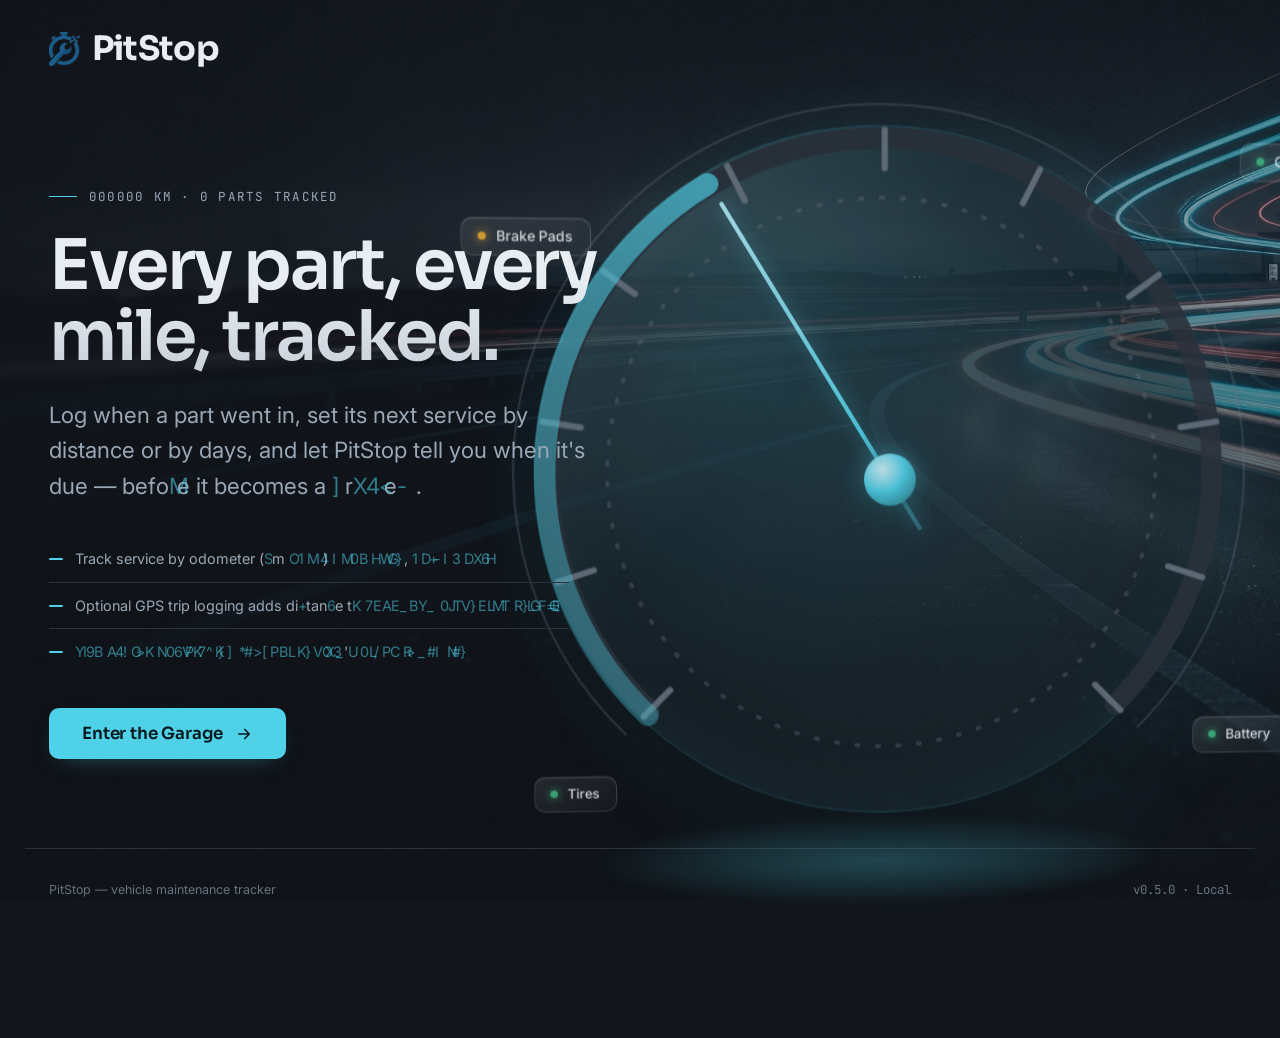
<file: index.html>
<!DOCTYPE html>
<html lang="en" data-theme="dark">
<head>
<meta charset="UTF-8">
<meta name="viewport" content="width=device-width, initial-scale=1.0">
<title>PitStop — Vehicle Maintenance Tracker</title>
<link rel="icon" type="image/png" href="assets/icon-transparent.png">

<!-- Marks that JS is running so the intro can hide text/scene until it plays.
     Without JS this class is never set and everything stays visible. -->
<script>document.documentElement.classList.add('js');</script>

<link rel="preconnect" href="https://fonts.googleapis.com">
<link rel="preconnect" href="https://fonts.gstatic.com" crossorigin>
<link href="https://fonts.googleapis.com/css2?family=Inter:wght@400;500;600;700&family=JetBrains+Mono:wght@400;500;600&family=Sora:wght@600;700&display=swap" rel="stylesheet">

<link rel="stylesheet" href="css/variables.css">
<link rel="stylesheet" href="css/base.css">
<link rel="stylesheet" href="css/components.css">
</head>
<body class="index-page">

<header class="site-header container">
  <div class="brand">
    <img src="assets/icon-transparent.png" alt="" width="34" height="38">
    <span class="brand-name">PitStop</span>
  </div>
</header>

<main>
  <section class="hero container">

    <!-- 3D scene: decorative only. Depth (--z), parallax (--d) and intro order (--i)
         are set per layer; app.js drives tilt, needle and glow. -->
    <div class="scene" aria-hidden="true">
      <div class="scene-glow"></div>

      <div class="scene-stage">
        <div class="scene-layer scene-ground" style="--z:-60;--d:-4;--i:0"></div>

        <div class="scene-layer scene-halo" style="--z:-30;--d:-2;--i:0">
          <div class="scene-halo-glow"></div>
        </div>

        <div class="scene-layer scene-disc" style="--z:0;--d:0;--i:0"></div>

        <!-- outer tick ring -->
        <svg class="scene-layer scene-svg scene-ring" viewBox="0 0 400 400" xmlns="http://www.w3.org/2000/svg" style="--z:18;--d:4;--i:1">
          <path class="scene-outer-line" d="M 75.55 324.45 A 176 176 0 1 1 324.45 324.45"
                fill="none" stroke-width="1" stroke-linecap="round"/>
          <circle class="scene-inner-dots" cx="200" cy="200" r="132"
                  fill="none" stroke-width="2" stroke-linecap="round" stroke-dasharray="1 9"/>
          <path class="scene-track" d="M 86.86 313.14 A 160 160 0 1 1 313.14 313.14"
                fill="none" stroke-width="10" stroke-linecap="round"/>
          <g stroke-width="3" stroke-linecap="round">
            <line class="scene-tick" style="--n:0"  x1="96.76"  y1="303.24" x2="84.03"  y2="315.97"/>
            <line class="scene-tick" style="--n:1"  x1="61.15"  y1="245.12" x2="44.03"  y2="250.68"/>
            <line class="scene-tick" style="--n:2"  x1="55.80"  y1="177.16" x2="38.02"  y2="174.34"/>
            <line class="scene-tick" style="--n:3"  x1="81.88"  y1="114.18" x2="67.32"  y2="103.60"/>
            <line class="scene-tick" style="--n:4"  x1="133.72" y1="69.91"  x2="125.55" y2="53.87"/>
            <line class="scene-tick" style="--n:5"  x1="200"    y1="54"     x2="200"    y2="36"/>
            <line class="scene-tick" style="--n:6"  x1="266.28" y1="69.91"  x2="274.45" y2="53.87"/>
            <line class="scene-tick" style="--n:7"  x1="318.12" y1="114.18" x2="332.68" y2="103.60"/>
            <line class="scene-tick" style="--n:8"  x1="344.20" y1="177.16" x2="361.98" y2="174.34"/>
            <line class="scene-tick" style="--n:9"  x1="338.85" y1="245.12" x2="355.97" y2="250.68"/>
            <line class="scene-tick" style="--n:10" x1="303.24" y1="303.24" x2="315.97" y2="315.97"/>
          </g>
        </svg>

        <!-- lit 270° sweep (dash offset follows the needle) -->
        <svg class="scene-layer scene-svg scene-arc" viewBox="0 0 400 400" xmlns="http://www.w3.org/2000/svg" style="--z:34;--d:7;--i:2">
          <defs>
            <linearGradient id="ps-arc-grad" gradientUnits="userSpaceOnUse" x1="70" y1="330" x2="330" y2="70">
              <stop offset="0" style="stop-color: var(--accent); stop-opacity: 0.35"/>
              <stop offset="1" style="stop-color: var(--accent)"/>
            </linearGradient>
          </defs>
          <path class="scene-sweep" d="M 86.86 313.14 A 160 160 0 1 1 313.14 313.14"
                fill="none" stroke="url(#ps-arc-grad)" stroke-width="10" stroke-linecap="round"/>
        </svg>

        <div class="scene-layer scene-needle-wrap" style="--z:58;--d:11;--i:3">
          <div class="scene-needle"></div>
        </div>
        <div class="scene-layer scene-hub" style="--z:70;--d:12;--i:4"></div>

        <!-- floating part chips (decorative) -->
        <div class="scene-chip" style="--z:110;--d:20;--i:5;left:3%;top:21%">
          <span class="scene-chip-body" style="--dot:var(--status-due-soon);animation-delay:-1.2s"><i class="scene-chip-dot"></i>Brake Pads</span>
        </div>
        <div class="scene-chip" style="--z:150;--d:28;--i:6;right:2%;top:13%">
          <span class="scene-chip-body" style="--dot:var(--status-ok);animation-delay:-3.4s"><i class="scene-chip-dot"></i>Oil Filter</span>
        </div>
        <div class="scene-chip" style="--z:70;--d:16;--i:7;left:9%;bottom:12%">
          <span class="scene-chip-body" style="--dot:var(--status-ok);animation-delay:-5.1s"><i class="scene-chip-dot"></i>Tires</span>
        </div>
        <div class="scene-chip" style="--z:125;--d:24;--i:8;right:6%;bottom:20%">
          <span class="scene-chip-body" style="--dot:var(--status-ok);animation-delay:-2.2s"><i class="scene-chip-dot"></i>Battery</span>
        </div>
      </div>
    </div>

    <div class="hero-content">
      <p class="hero-eyebrow-readout mono" data-reveal-group>
        <span data-scramble data-delay="0" data-duration="700">000000 KM &middot; 0 PARTS TRACKED</span>
      </p>

      <h1 data-scramble data-delay="250" data-duration="1400">Every part, every mile, tracked.</h1>

      <p class="lede" data-scramble data-delay="800" data-duration="1500">
        Log when a part went in, set its next service by distance or by days,
        and let PitStop tell you when it's due &mdash; before it becomes a problem.
      </p>

      <ul class="hero-features">
        <li><span data-scramble data-delay="1300" data-duration="900">Track service by odometer (km or mi) or by days, part by part</span></li>
        <li><span data-scramble data-delay="1550" data-duration="900">Optional GPS trip logging adds distance to your odometer automatically</span></li>
        <li><span data-scramble data-delay="1800" data-duration="900">Find nearby dealerships for your vehicle's brand in one tap</span></li>
      </ul>

      <div class="hero-cta" data-reveal data-reveal-delay="2100">
        <a href="garage.html" class="btn btn-primary">
          <span class="btn-label" data-scramble data-delay="2150" data-duration="700">Enter the Garage</span>
          <svg class="btn-arrow" viewBox="0 0 24 24" aria-hidden="true" focusable="false">
            <path d="M5 12h14M13 6l6 6-6 6" fill="none" stroke="currentColor" stroke-width="2.2" stroke-linecap="round" stroke-linejoin="round"/>
          </svg>
        </a>
      </div>
    </div>
  </section>
</main>

<footer class="site-footer container">
  <span>PitStop &mdash; vehicle maintenance tracker</span>
  <span class="mono">v0.5.0 &middot; Local</span>
</footer>

<script src="js/app.js"></script>
</body>
</html>
</file>
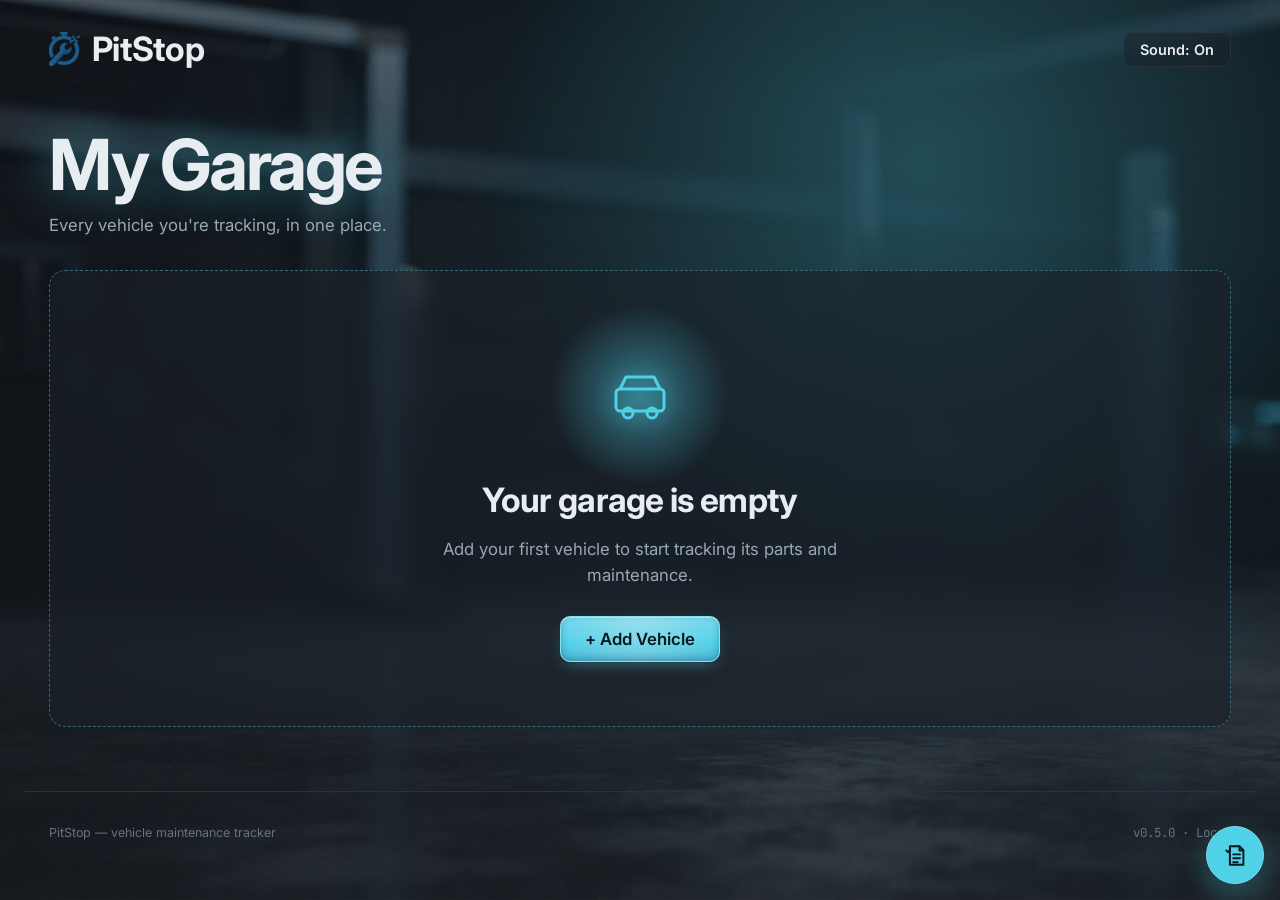
<file: garage.html>
<!DOCTYPE html>
<html lang="en" data-theme="dark">
<head>
<meta charset="UTF-8">
<meta name="viewport" content="width=device-width, initial-scale=1.0">
<title>My Garage — PitStop</title>
<link rel="icon" type="image/png" href="assets/icon-transparent.png">

<link rel="preconnect" href="https://fonts.googleapis.com">
<link rel="preconnect" href="https://fonts.gstatic.com" crossorigin>
<link href="https://fonts.googleapis.com/css2?family=Inter:wght@400;500;600;700&family=JetBrains+Mono:wght@400;500;600&display=swap" rel="stylesheet">

<link rel="stylesheet" href="css/variables.css">
<link rel="stylesheet" href="css/base.css">
<link rel="stylesheet" href="css/components.css">
<link rel="stylesheet" href="css/garage.css">
</head>
<body class="garage-page">

<header class="site-header container">
  <a class="brand" href="index.html">
    <img src="assets/icon-transparent.png" alt="" width="34" height="38">
    <span class="brand-name">PitStop</span>
  </a>
  <button id="alert-sound-toggle" class="btn btn-ghost btn-sm" type="button" aria-pressed="true" title="Toggle maintenance alert chimes while this page is open and visible">Sound: On</button>
</header>

<main class="container garage-main">
  <div class="garage-heading">
    <div>
      <h1>My Garage</h1>
      <p class="garage-subtitle">Every vehicle you're tracking, in one place.</p>
    </div>
    <button id="add-vehicle-btn" class="btn btn-primary">+ Add Vehicle</button>
  </div>

  <!-- Live summary — filled by garage.js, hidden when there are no vehicles -->
  <section id="garage-stats" class="garage-stats" aria-label="Garage summary" hidden>
    <div class="stat">
      <span class="stat-value mono" id="stat-vehicles">0</span>
      <span class="stat-label">Vehicles</span>
    </div>
    <div class="stat">
      <span class="stat-figure">
        <span class="stat-value mono" id="stat-distance">0</span>
        <span class="stat-unit mono">km</span>
      </span>
      <span class="stat-label">Combined odometer</span>
    </div>
    <div class="stat" id="stat-attention-wrap" data-tone="ok">
      <span class="stat-value mono" id="stat-attention">0</span>
      <span class="stat-label">Parts due or overdue</span>
    </div>
  </section>

  <section id="attention-view" class="attention-view" aria-labelledby="attention-title" hidden>
    <div class="attention-view-header">
      <div>
        <h2 id="attention-title">Parts needing attention</h2>
        <p>Select a part to open it in your garage.</p>
      </div>
      <a class="btn btn-ghost btn-sm" href="garage.html">Back to Garage</a>
    </div>
    <div id="attention-items" class="attention-items"></div>
  </section>

  <!-- Empty state — shown when there are no vehicles yet -->
  <div id="empty-state" class="empty-state" hidden>
    <div class="empty-glyph">
      <svg viewBox="0 0 64 64" width="64" height="64" fill="none" aria-hidden="true">
        <rect x="8" y="26" width="48" height="22" rx="4" stroke="currentColor" stroke-width="3"/>
        <circle cx="20" cy="50" r="5" stroke="currentColor" stroke-width="3"/>
        <circle cx="44" cy="50" r="5" stroke="currentColor" stroke-width="3"/>
        <path d="M12 26 L18 14 H46 L52 26" stroke="currentColor" stroke-width="3" stroke-linejoin="round"/>
      </svg>
    </div>
    <h2>Your garage is empty</h2>
    <p>Add your first vehicle to start tracking its parts and maintenance.</p>
    <button class="btn btn-primary" data-open-form>+ Add Vehicle</button>
  </div>

  <!-- Vehicle cards render here via garage.js -->
  <div id="vehicle-grid" class="vehicle-grid"></div>
</main>

<!-- Add / Edit Vehicle modal -->
<div id="vehicle-modal" class="modal-overlay" hidden>
  <div class="modal" role="dialog" aria-modal="true" aria-labelledby="modal-title">
    <div class="modal-header">
      <h2 id="modal-title">Add Vehicle</h2>
      <button id="modal-close" class="modal-close" aria-label="Close">&times;</button>
    </div>

    <form id="vehicle-form" class="vehicle-form" autocomplete="off">
      <input type="hidden" id="vehicle-id" value="">

      <!-- Photo upload -->
      <div class="photo-field">
        <div id="photo-preview" class="photo-preview">
          <svg viewBox="0 0 24 24" width="28" height="28" fill="none" aria-hidden="true">
            <path d="M4 7h3l2-3h6l2 3h3v12H4z" stroke="currentColor" stroke-width="1.6" stroke-linejoin="round"/>
            <circle cx="12" cy="13" r="3.4" stroke="currentColor" stroke-width="1.6"/>
          </svg>
        </div>
        <div class="photo-field-controls">
          <label for="photo-input" class="btn btn-ghost btn-sm">
            <span id="photo-label-text">Upload photo</span>
          </label>
          <input type="file" id="photo-input" accept="image/*" class="visually-hidden">
          <button type="button" id="photo-remove" class="btn-text" hidden>Remove photo</button>
        </div>
      </div>

      <div class="form-row">
        <label for="vehicle-name">Vehicle name</label>
        <input type="text" id="vehicle-name" placeholder="e.g. My Civic" required autocomplete="off" spellcheck="false">
      </div>

      <div class="form-row form-row-split">
        <div>
          <label for="vehicle-brand">Make / Brand</label>
          <input type="text" id="vehicle-brand" placeholder="e.g. Honda" required>
        </div>
        <div>
          <label for="vehicle-year">Year</label>
          <input type="number" id="vehicle-year" placeholder="2020" min="1950" max="2100" required>
        </div>
      </div>

      <div class="form-row">
        <label for="vehicle-odometer">Starting odometer reading</label>
        <p class="field-hint">Enter your vehicle's current reading — not 0. This becomes the baseline everything else builds on.</p>
        <div class="odo-input-group">
          <input type="number" id="vehicle-odometer" placeholder="45000" min="0" step="1" required>
          <div class="unit-toggle" role="radiogroup" aria-label="Odometer unit" data-active="km">
            <button type="button" class="unit-btn is-active" data-unit="km" role="radio" aria-checked="true">km</button>
            <button type="button" class="unit-btn" data-unit="mi" role="radio" aria-checked="false">mi</button>
          </div>
        </div>
      </div>

      <div class="modal-actions">
        <button type="button" id="delete-vehicle-btn" class="btn-text btn-danger-text" hidden>Delete vehicle</button>
        <div class="modal-actions-right">
          <button type="button" id="cancel-btn" class="btn btn-ghost">Cancel</button>
          <button type="submit" class="btn btn-primary">Save Vehicle</button>
        </div>
      </div>
    </form>
  </div>
</div>

<footer class="site-footer container">
  <span>PitStop &mdash; vehicle maintenance tracker</span>
  <span class="mono">v0.5.0 &middot; Local</span>
</footer>

<script src="js/storage.js"></script>
<script src="js/maintenance-alerts.js"></script>
<script src="js/garage.js"></script>
</body>
</html>
</file>
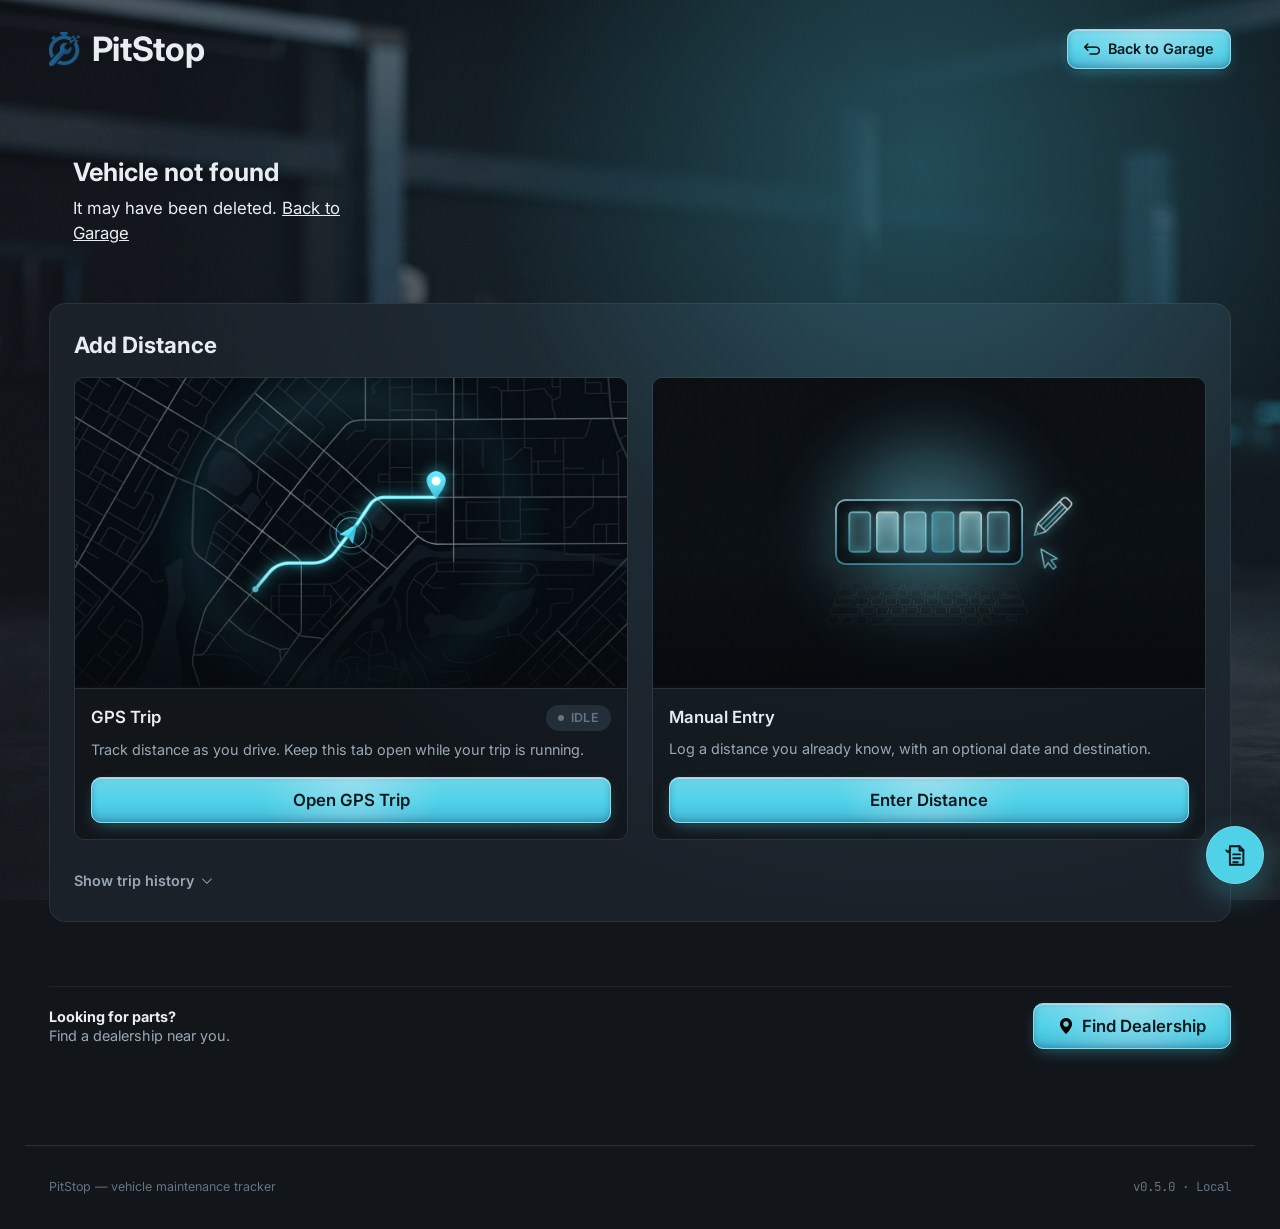
<file: vehicle.html>
<!DOCTYPE html>
<html lang="en" data-theme="dark">
<head>
<meta charset="UTF-8">
<meta name="viewport" content="width=device-width, initial-scale=1.0">
<title>Vehicle — PitStop</title>
<link rel="icon" type="image/png" href="assets/icon-transparent.png">

<link rel="preconnect" href="https://fonts.googleapis.com">
<link rel="preconnect" href="https://fonts.gstatic.com" crossorigin>
<link href="https://fonts.googleapis.com/css2?family=Inter:wght@400;500;600;700&family=JetBrains+Mono:wght@400;500;600&display=swap" rel="stylesheet">

<link rel="stylesheet" href="css/variables.css">
<link rel="stylesheet" href="css/base.css">
<link rel="stylesheet" href="css/components.css">
<link rel="stylesheet" href="css/garage.css">
<link rel="stylesheet" href="css/vehicle.css">
<link rel="stylesheet" href="css/trip.css">
<link rel="stylesheet" href="css/dealership.css">
</head>
<body class="garage-page">

<header class="site-header container">
  <a class="brand" href="index.html">
    <img src="assets/icon-transparent.png" alt="" width="34" height="38">
    <span class="brand-name">PitStop</span>
  </a>
  <a href="garage.html" class="btn btn-primary btn-sm">
    <img src="assets/return.png" alt="" width="16" height="16" aria-hidden="true">
    Back to Garage
  </a>
</header>

<main class="container vehicle-main">

  <!-- Vehicle summary header -->
  <section class="vehicle-summary" id="vehicle-summary">
    <!-- filled by vehicle.js -->
  </section>

  <!-- Trip / Odometer -->
  <section class="trip-section">
    <div class="trip-heading">
      <h2>Add Distance</h2>
    </div>

    <div class="trip-panels">
      <article class="trip-action-card trip-action-card--gps">
        <div class="trip-action-visual"><img src="assets/gps.jpg" alt="" aria-hidden="true"><span class="trip-visual-label">ROUTE TELEMETRY</span></div>
        <div class="trip-action-body">
          <div class="trip-action-copy">
            <div class="trip-action-title">
              <h3>GPS Trip</h3>
              <span id="gps-card-status" class="gps-status-badge">Idle</span>
            </div>
            <p>Track distance as you drive. Keep this tab open while your trip is running.</p>
          </div>
          <button id="open-gps-modal" type="button" class="btn btn-primary">Open GPS Trip</button>
        </div>
      </article>

      <article class="trip-action-card trip-action-card--manual">
        <div class="trip-action-visual"><img src="assets/manual-type.jpg" alt="" aria-hidden="true"><span class="trip-visual-label">ODO LOG</span></div>
        <div class="trip-action-body">
          <div class="trip-action-copy">
            <h3>Manual Entry</h3>
            <p>Log a distance you already know, with an optional date and destination.</p>
          </div>
          <button id="open-manual-modal" type="button" class="btn btn-primary">Enter Distance</button>
        </div>
      </article>
    </div>

    <div id="gps-trip-modal" class="modal-overlay trip-dialog-overlay" hidden>
      <div class="modal trip-dialog" role="dialog" aria-modal="true" aria-labelledby="gps-trip-title">
        <div class="modal-header">
          <h2 id="gps-trip-title">GPS Trip</h2>
          <button id="gps-trip-close" class="modal-close" type="button" aria-label="Close GPS trip">&times;</button>
        </div>
        <p class="field-hint">Tracks while this tab stays open. Review the distance before it's added.</p>
        <p id="gps-support-note" class="trip-support-note" hidden>GPS isn&rsquo;t available in this browser &mdash; use manual entry instead.</p>
        <div class="trip-dialog-status"><span id="gps-status-badge" class="gps-status-badge">Idle</span></div>
        <div id="gps-live-readout" class="gps-live-readout mono" hidden>0.00</div>
        <button id="gps-toggle-btn" type="button" class="btn btn-primary">Start GPS Trip</button>
        <div id="trip-confirm" class="trip-confirm" hidden>
          <div class="trip-confirm-main">
            <div class="trip-confirm-value">
              <span>Trip complete:</span>
              <input type="number" id="trip-confirm-distance" class="mono" min="0" step="0.01">
              <span id="trip-confirm-unit" class="mono"></span>
            </div>
            <div class="trip-confirm-destination">
              <label for="trip-confirm-destination">Destination</label>
              <input type="text" id="trip-confirm-destination" placeholder="Optional destination">
            </div>
          </div>
          <div class="trip-confirm-actions">
            <button id="trip-discard-btn" class="btn btn-ghost" type="button">Discard</button>
            <button id="trip-confirm-btn" class="btn btn-primary" type="button">Add to Odometer</button>
          </div>
        </div>
      </div>
    </div>

    <div id="manual-trip-modal" class="modal-overlay trip-dialog-overlay" hidden>
      <div class="modal trip-dialog" role="dialog" aria-modal="true" aria-labelledby="manual-trip-title">
        <div class="modal-header">
          <h2 id="manual-trip-title">Manual Entry</h2>
          <button id="manual-trip-close" class="modal-close" type="button" aria-label="Close manual entry">&times;</button>
        </div>
        <p class="field-hint">Enter the distance and optionally add when and where the trip happened.</p>
        <form id="manual-trip-form" class="manual-trip-form">
          <div class="odo-input-group">
            <input type="number" id="manual-trip-distance" placeholder="0" min="0.1" step="0.1" required>
            <span class="unit-suffix mono" id="manual-trip-unit">km</span>
          </div>
          <input type="date" id="manual-trip-date">
          <input type="text" id="manual-trip-destination" placeholder="Destination (optional)">
          <button type="submit" class="btn btn-primary">Add to Odometer</button>
        </form>
      </div>
    </div>

    <!-- Recent trips -->
    <div class="trip-log-shell">
      <button id="trip-log-toggle" class="trip-log-toggle" type="button" aria-expanded="false">Show trip history</button>
      <div id="trip-log" class="trip-log" hidden></div>
    </div>
  </section>

  <div class="parts-heading">
    <h2>Parts</h2>
    <div class="parts-heading-actions">
      <button id="alert-sound-toggle" class="btn btn-ghost btn-sm" type="button" aria-pressed="true" title="Toggle maintenance alert chimes while this page is open and visible">Sound: On</button>
      <button id="notification-enable-btn" class="btn btn-ghost btn-sm notification-enable-btn" type="button">Enable maintenance alerts</button>
      <button id="add-part-btn" class="btn btn-primary">+ Add Part</button>
    </div>
  </div>

  <!-- Empty state -->
  <div id="parts-empty-state" class="empty-state" hidden>
    <svg viewBox="0 0 24 24" width="48" height="48" fill="none" aria-hidden="true">
      <path d="M14.7 6.3a4 4 0 0 1-5.4 5.4L4 17v3h3l5.3-5.3a4 4 0 0 1 5.4-5.4l-2.6 2.6-2-2 2.6-2.6z" stroke="currentColor" stroke-width="1.6" stroke-linejoin="round"/>
    </svg>
    <h2>No parts tracked yet</h2>
    <p>Add a part to start tracking when it's due for service.</p>
    <button class="btn btn-primary" data-open-part-form>+ Add Part</button>
  </div>

  <!-- Parts list -->
  <div id="parts-list" class="parts-list"></div>

  <div class="dealership-trigger-row dealership-trigger-row--bottom">
    <div class="dealership-question">
      <span class="dealership-question-label">Looking for parts?</span>
      <span class="dealership-question-hint">Find a dealership near you.</span>
    </div>
    <button id="find-dealership-btn" class="btn btn-primary">
      <img src="assets/pin.png" alt="" width="16" height="16" aria-hidden="true">
      Find Dealership
    </button>
  </div>
</main>

<div id="overdue-toast" class="overdue-toast" role="alert" aria-live="assertive" hidden>
  <div class="overdue-toast-icon" aria-hidden="true">!</div>
  <div class="overdue-toast-copy">
    <strong id="overdue-toast-title">Maintenance alert</strong>
    <span id="overdue-toast-body">A part needs attention.</span>
  </div>
  <button id="overdue-toast-close" type="button" aria-label="Dismiss maintenance alert">&times;</button>
</div>

<!-- Add / Edit Part modal -->
<div id="part-modal" class="modal-overlay" hidden>
  <div class="modal" role="dialog" aria-modal="true" aria-labelledby="part-modal-title">
    <div class="modal-header">
      <h2 id="part-modal-title">Add Part</h2>
      <button id="part-modal-close" class="modal-close" aria-label="Close">&times;</button>
    </div>

    <form id="part-form" class="vehicle-form" autocomplete="off">
      <input type="hidden" id="part-id" value="">

      <div class="photo-field part-photo-field">
        <div id="part-photo-preview" class="photo-preview part-photo-preview">
          <svg viewBox="0 0 24 24" width="28" height="28" fill="none" aria-hidden="true">
            <path d="M4 7h3l2-3h6l2 3h3v12H4z" stroke="currentColor" stroke-width="1.6" stroke-linejoin="round"/>
            <circle cx="12" cy="13" r="3.4" stroke="currentColor" stroke-width="1.6"/>
          </svg>
        </div>
        <div class="photo-field-controls">
          <label for="part-photo-input" class="btn btn-ghost btn-sm">
            <span id="part-photo-label">Upload photo</span>
          </label>
          <input type="file" id="part-photo-input" accept="image/*" class="visually-hidden">
          <button type="button" id="part-photo-remove" class="btn-text" hidden>Remove photo</button>
        </div>
      </div>

      <div class="form-row">
        <label for="part-name">Part name</label>
        <input type="text" id="part-name" placeholder="e.g. Shell Advanced Engine oil, Bendix Brake pads" required autocomplete="off">
      </div>

      <div class="form-row form-row-split">
        <div>
          <label for="part-purchase-date">Purchase date</label>
          <input type="date" id="part-purchase-date">
        </div>
        <div>
          <label for="part-install-date">Install date</label>
          <input type="date" id="part-install-date" required>
        </div>
      </div>

      <div class="form-row">
        <label>Maintenance schedule</label>
        <div class="schedule-type-toggle" role="radiogroup" aria-label="Schedule type">
          <button type="button" class="schedule-btn is-active" data-schedule="distance">By Distance</button>
          <button type="button" class="schedule-btn" data-schedule="time">By Days</button>
          <button type="button" class="schedule-btn" data-schedule="whichever">Whichever First</button>
        </div>
      </div>

      <div class="form-row" id="interval-km-row">
        <label for="part-interval-km">Service every</label>
        <div class="odo-input-group">
          <input type="number" id="part-interval-km" placeholder="10000" min="1" step="1">
          <span class="unit-suffix mono" id="interval-km-unit">km</span>
        </div>
      </div>

      <div class="form-row" id="interval-days-row" hidden>
        <label for="part-interval-days">Service every</label>
        <div class="odo-input-group">
          <input type="number" id="part-interval-days" placeholder="180" min="1" step="1">
          <span class="unit-suffix mono">days</span>
        </div>
      </div>

      <p class="field-hint">Status is measured from this part's install date and the vehicle's odometer at that time.</p>

      <div class="modal-actions">
        <button type="button" id="delete-part-btn" class="btn-text btn-danger-text" hidden>Delete part</button>
        <div class="modal-actions-right">
          <button type="button" id="part-cancel-btn" class="btn btn-ghost">Cancel</button>
          <button type="submit" class="btn btn-primary">Save Part</button>
        </div>
      </div>
    </form>
  </div>
</div>

<!-- Find Dealership modal -->
<div id="dealership-modal" class="modal-overlay" hidden>
  <div class="modal dealership-modal" role="dialog" aria-modal="true" aria-labelledby="dealership-modal-title">
    <div class="modal-header">
      <h2 id="dealership-modal-title">Find Dealership</h2>
      <button id="dealership-modal-close" class="modal-close" aria-label="Close">&times;</button>
    </div>

    <div id="dealership-search-panel" class="dealership-search-area">
      <form id="dealership-search-form" class="dealership-search-form">
        <input type="text" id="dealership-search-input" placeholder="e.g. Honda dealership">
        <button type="submit" class="btn btn-primary">Search</button>
      </form>
      <p id="dealership-location-note" class="field-hint"></p>
    </div>

    <div id="dealership-map-panel" class="dealership-map-panel" hidden>
      <p id="dealership-map-status" class="dealership-map-status field-hint"></p>
      <div class="dealership-map-toolbar">
        <button id="dealership-back-btn" class="btn btn-ghost btn-sm" type="button">Back to search</button>
        <a id="dealership-open-tab-link" class="btn btn-primary btn-sm" target="_blank" rel="noopener" href="#">Open in Google Maps</a>
      </div>
      <iframe id="dealership-map-frame" title="Google Maps dealership search" loading="lazy" referrerpolicy="no-referrer-when-downgrade"></iframe>
    </div>
  </div>
</div>

<footer class="site-footer container">
  <span>PitStop &mdash; vehicle maintenance tracker</span>
  <span class="mono">v0.5.0 &middot; Local</span>
</footer>

<script src="js/storage.js"></script>
<script src="js/maintenance-alerts.js"></script>
<script src="js/vehicle.js"></script>
<script src="js/dealership.js"></script>
</body>
</html>
</file>
<file: css/variables.css>
/* ==========================================================================
   PitStop — Design Tokens
   ========================================================================== */

:root {
  /* Fonts */
  --font-mono: 'JetBrains Mono', 'Courier New', monospace;
  --font-sans: 'Inter', -apple-system, BlinkMacSystemFont, sans-serif;

  /* Fluid type scale — clamp(min, preferred, max) so it scales without
     duplicate media-query overrides per breakpoint */
  --text-xs:   clamp(0.7rem, 0.68rem + 0.15vw, 0.78rem);
  --text-sm:   clamp(0.8rem, 0.77rem + 0.2vw, 0.9rem);
  --text-base: clamp(0.95rem, 0.9rem + 0.3vw, 1.05rem);
  --text-lg:   clamp(1.1rem, 1rem + 0.5vw, 1.4rem);
  --text-xl:   clamp(1.5rem, 1.3rem + 1vw, 2.1rem);
  --text-2xl:  clamp(2.1rem, 1.7rem + 2vw, 3.4rem);
  --text-3xl:  clamp(2.6rem, 2rem + 3vw, 4.6rem);

  /* Spacing scale */
  --space-1: 0.25rem;
  --space-2: 0.5rem;
  --space-3: 0.75rem;
  --space-4: 1rem;
  --space-5: 1rem;
  --space-6: 1.5rem;
  --space-8: 2rem;
  --space-12: 3rem;
  --space-16: 4rem;

  --radius-sm: 6px;
  --radius-md: 10px;
  --radius-lg: 16px;

  --border-width: 1px;
  --transition-fast: 150ms ease;
  --transition-base: 250ms ease;

  /* Brand palette — sampled from the PitStop logo */
  --pit-blue: #1b5e8d;
  --pit-blue-light: #2b7bb3;
  --pit-navy: #11426a;
  --gauge-cyan: #4fd1e8;
  --gauge-cyan-dim: #4fd1e833;

  --status-ok: #3fb27f;
  --status-due-soon: #e0a835;
  --status-overdue: #d9534f;
}

/* ---- Dark theme (default) ---- */
:root,
:root[data-theme='dark'] {
  --bg-canvas: #12161b;
  --bg-surface: #1b2129;
  --bg-surface-raised: #232b35;
  --border-color: #2a323c;

  --text-primary: #e8edf2;
  --text-secondary: #9aa7b5;
  --text-tertiary: #66727f;

  --accent: var(--gauge-cyan);
  --accent-contrast: #08181c;

  --shadow-color: rgba(0, 0, 0, 0.45);
}

/* ---- Light theme ---- */
:root[data-theme='light'] {
  --bg-canvas: #f3f5f7;
  --bg-surface: #ffffff;
  --bg-surface-raised: #ffffff;
  --border-color: #dde3e9;

  --text-primary: #131a21;
  --text-secondary: #4b5866;
  --text-tertiary: #7c8894;

  --accent: var(--pit-blue);
  --accent-contrast: #ffffff;

  --shadow-color: rgba(20, 30, 40, 0.12);
}

/* ==========================================================================
   Welcome-screen tokens (additive — nothing above was changed)
   Used by the index page. Glows are built from the existing palette only.
   ========================================================================== */
:root {
  --font-display: 'Sora', 'Inter', -apple-system, BlinkMacSystemFont, sans-serif;

  --ease-out-expo: cubic-bezier(0.16, 1, 0.3, 1);
  --ease-in-soft: cubic-bezier(0.55, 0, 0.9, 0.45);

  --glow-accent: color-mix(in srgb, var(--gauge-cyan) 22%, transparent);
  --glow-accent-strong: color-mix(in srgb, var(--gauge-cyan) 50%, transparent);
  --hairline: color-mix(in srgb, var(--text-primary) 12%, transparent);
}
</file>
<file: css/base.css>
/* ==========================================================================
   PitStop — Base
   ========================================================================== */

*, *::before, *::after { box-sizing: border-box; }

html {
  color-scheme: dark;
}
html[data-theme='light'] { color-scheme: light; }

body {
  margin: 0;
  background: var(--bg-canvas);
  padding-left: 25px;
  padding-right: 25px;
  overflow-x: hidden;
  color: var(--text-primary);
  font-family: var(--font-sans);
  font-size: var(--text-base);
  line-height: 1.5;
  -webkit-font-smoothing: antialiased;
  transition: background var(--transition-base), color var(--transition-base);
}

h1, h2, h3, p { margin: 0; }

a { color: inherit; }

button {
  font-family: inherit;
  cursor: pointer;
}

/* Numeric / data readouts — odometer figures, dates, distances */
.mono, .readout {
  font-family: var(--font-mono);
  font-variant-numeric: tabular-nums;
  font-feature-settings: 'tnum' 1;
}

/* Visible keyboard focus everywhere — no outline: none anywhere in this app */
:focus-visible {
  outline: 2px solid var(--accent);
  outline-offset: 2px;
  border-radius: var(--radius-sm);
}

/* The [hidden] attribute must always win over display rules set elsewhere
   (e.g. .modal-overlay / .empty-state set display:flex for when they're
   shown) — otherwise toggling .hidden = true in JS has no visual effect. */
[hidden] {
  display: none !important;
}

@media (prefers-reduced-motion: reduce) {
  *, *::before, *::after {
    animation-duration: 0.001ms !important;
    animation-iteration-count: 1 !important;
    transition-duration: 0.001ms !important;
  }
}

.container {
  width: 100%;
  max-width: 100%;
  margin-inline: auto;
  padding-inline: var(--space-6);
}

.visually-hidden {
  position: absolute;
  width: 1px;
  height: 1px;
  overflow: hidden;
  clip: rect(0 0 0 0);
  white-space: nowrap;
}

.index-page {
  background-color: #12161b;
  background-image: linear-gradient(rgba(12, 17, 22, 0.38), rgba(12, 17, 22, 0.45)),
    url('../assets/index_bg1.jpg');
  background-size: cover;
  background-position: center center;
  background-repeat: no-repeat;
  background-attachment: fixed;
}


/* ==========================================================================
   Welcome screen — index page only
   Every rule below is scoped under .index-page so garage.html and any other
   page sharing this file is unaffected. components.css loads AFTER this file,
   so selectors are prefixed (.index-page …) to out-rank it by specificity
   rather than by source order.
   ========================================================================== */

/* ---- Pre-animation states (only while JS is running) ----
   Text and the scene stay hidden until app.js reveals them. The 10ms
   animations are failsafes: if the script never runs, everything appears
   after 5s. Without JS (no .js class on <html>) nothing is hidden at all. */
@keyframes ps-failsafe-fade    { to { opacity: 1; } }
@keyframes ps-failsafe-rise    { to { opacity: 1; translate: 0 0; } }
@keyframes ps-failsafe-visible { to { visibility: visible; } }
@keyframes ps-failsafe-line    { to { transform: scaleX(1); } }

.js .index-page [data-scramble]:not(.is-revealed) {
  opacity: 0;
  animation: ps-failsafe-fade 10ms 5s forwards;
}
.js .index-page [data-reveal]:not(.is-revealed) {
  opacity: 0;
  translate: 0 14px;
  animation: ps-failsafe-rise 10ms 5s forwards;
}
.js .index-page .scene:not(.is-on) {
  visibility: hidden;
  animation: ps-failsafe-visible 10ms 5s forwards;
}


/* ---- Typography ---- */
.index-page .brand-name {
  font-family: var(--font-display);
  font-weight: 700;
  letter-spacing: -0.02em;
}

.index-page .hero-content {
  max-width: 640px;
  transition: opacity 360ms ease, translate 420ms var(--ease-out-expo);
}

/* Eyebrow readout: small, tracked, with a short cyan hairline that draws in */
.index-page .hero-eyebrow-readout {
  display: flex;
  align-items: center;
  gap: var(--space-3);
  margin-bottom: var(--space-6);
  font-size: var(--text-xs);
  letter-spacing: 0.18em;
  text-transform: uppercase;
  color: var(--text-secondary);
}
.index-page .hero-eyebrow-readout::before {
  content: '';
  flex: none;
  width: 28px;
  height: 1px;
  background: var(--accent);
  transform-origin: left center;
  transition: transform 700ms var(--ease-out-expo);
}
.js .index-page .hero-eyebrow-readout:not(.is-revealed)::before {
  transform: scaleX(0);
  animation: ps-failsafe-line 10ms 5s forwards;
}

/* Headline: Sora, tight tracking, soft top-to-bottom tone shift */
.index-page .hero h1 {
  font-family: var(--font-display);
  font-size: clamp(2.5rem, 1.8rem + 3.2vw, 4.4rem);
  font-weight: 600;
  line-height: 1.02;
  letter-spacing: -0.035em;
  margin-bottom: var(--space-6);
  text-wrap: balance;
}
@supports ((-webkit-background-clip: text) or (background-clip: text)) {
  .index-page .hero h1 {
    background-image: linear-gradient(
      180deg,
      var(--text-primary) 35%,
      color-mix(in srgb, var(--text-primary) 60%, var(--text-secondary)) 100%
    );
    -webkit-background-clip: text;
    background-clip: text;
    -webkit-text-fill-color: transparent;
    color: transparent;
  }
}

.index-page .hero p.lede {
  font-size: var(--text-lg);
  line-height: 1.6;
  color: var(--text-secondary);
  max-width: 40ch;
  margin-bottom: var(--space-8);
  text-wrap: pretty;
}

/* Feature list: hairline dividers + a small cyan dash instead of a dot */
.index-page .hero-features {
  max-width: 520px;
  gap: 0;
  margin-bottom: var(--space-8);
}
.index-page .hero-features li {
  padding-block: var(--space-3);
  border-bottom: var(--border-width) solid var(--border-color);
  transition: border-color 300ms ease, color var(--transition-fast);
}
.index-page .hero-features li:last-child { border-bottom-color: transparent; }
.index-page .hero-features li::before {
  content: '';
  flex: none;
  align-self: flex-start;
  width: 14px;
  height: 2px;
  margin-top: calc(0.75em - 1px);
  border-radius: 2px;
  background: var(--accent);
  transform: none;
  transform-origin: left center;
  transition: scale 300ms var(--ease-out-expo), translate 300ms var(--ease-out-expo), box-shadow 300ms ease;
}
.index-page .hero-features li > span {
  transition: translate 300ms var(--ease-out-expo);
}
.index-page .hero-features li:hover {
  color: var(--text-primary);
  border-bottom-color: color-mix(in srgb, var(--accent) 45%, var(--border-color));
}
.index-page .hero-features li:hover::before {
  scale: 1.4 1;
  translate: 4px 0;
  box-shadow: 0 0 10px var(--glow-accent-strong);
}
.index-page .hero-features li:hover > span { translate: 4px 0; }


/* ---- Scramble text ----
   JS wraps each word in .scr-word and each character in .scr-char, measures
   the final glyph widths, then locks them so noise glyphs never change the
   layout. When a block finishes, JS swaps the original text node back in. */
.index-page .scr-word { display: inline-block; white-space: nowrap; }
.index-page .scr-char.is-locked { display: inline-block; text-align: left; }
.index-page .scr-char.is-noise {
  color: var(--accent);
  -webkit-text-fill-color: var(--accent);
  opacity: 0.55;
}


/* ---- Call to action ---- */
.index-page .hero-cta {
  display: inline-block;
  transition: opacity 600ms var(--ease-out-expo), translate 600ms var(--ease-out-expo);
}

.index-page .btn.btn-primary {
  --bx: 50%;
  --by: 50%;
  --lift: 0px;
  --press: 1;
  position: relative;
  isolation: isolate;
  overflow: hidden;
  min-height: 44px;
  padding: var(--space-3) var(--space-8);
  gap: var(--space-3);
  font-family: var(--font-display);
  font-weight: 600;
  letter-spacing: -0.01em;
  background: var(--accent);
  color: var(--accent-contrast);
  box-shadow: 0 8px 24px -14px var(--glow-accent-strong);
  /* One transform: lift + press scale. The magnetic pull uses the separate
     `translate` property (set by app.js), so the two never fight. */
  transform: translateY(var(--lift)) scale(var(--press));
  transition: transform 260ms var(--ease-out-expo), box-shadow 260ms ease, background-color 200ms ease;
}
.index-page .btn.btn-primary:hover {
  --lift: -2px;
  background: color-mix(in srgb, var(--accent), white 10%);
  box-shadow:
    0 14px 34px -10px var(--glow-accent-strong),
    0 0 36px var(--gauge-cyan-dim);
}
.index-page .btn.btn-primary:active,
.index-page .btn.btn-primary.is-pressed {
  --lift: 0px;
  --press: 0.97;
  box-shadow:
    inset 0 3px 10px var(--shadow-color),
    0 0 20px var(--gauge-cyan-dim);
}
.index-page .btn.btn-primary:focus-visible {
  outline: 2px solid var(--accent);
  outline-offset: 4px;
  border-radius: var(--radius-md);
}

/* Cursor-tracking highlight */
.index-page .btn.btn-primary::after {
  content: '';
  position: absolute;
  inset: 0;
  z-index: -1;
  background: radial-gradient(
    140px circle at var(--bx) var(--by),
    color-mix(in srgb, var(--text-primary) 40%, transparent),
    transparent 70%
  );
  opacity: 0;
  transition: opacity 200ms ease;
  pointer-events: none;
}
.index-page .btn.btn-primary:hover::after { opacity: 1; }

/* Diagonal shine sweep (snaps back unseen, off-screen) */
.index-page .btn.btn-primary::before {
  content: '';
  position: absolute;
  inset: 0;
  z-index: -1;
  background: linear-gradient(
    105deg,
    transparent 35%,
    color-mix(in srgb, var(--text-primary) 45%, transparent) 50%,
    transparent 65%
  );
  translate: -120% 0;
  pointer-events: none;
}
.index-page .btn.btn-primary:hover::before {
  translate: 120% 0;
  transition: translate 750ms var(--ease-out-expo);
}

.index-page .btn-arrow {
  flex: none;
  width: 18px;
  height: 18px;
  transition: translate 260ms var(--ease-out-expo);
}
.index-page .btn.btn-primary:hover .btn-arrow { translate: 5px 0; }

.index-page .btn-ripple {
  position: absolute;
  z-index: -1;
  border-radius: 50%;
  background: color-mix(in srgb, var(--text-primary) 45%, transparent);
  transform: translate(-50%, -50%) scale(0);
  animation: ps-ripple 620ms ease-out forwards;
  pointer-events: none;
}
@keyframes ps-ripple {
  from { transform: translate(-50%, -50%) scale(0); opacity: 0.6; }
  to   { transform: translate(-50%, -50%) scale(1); opacity: 0; }
}


/* ---- 3D scene ---- */
.index-page .scene {
  --scene-o: 0.9;
  position: absolute;
  right: -3%;
  top: 50%;
  z-index: 0;
  width: min(64vw, 820px);
  aspect-ratio: 1 / 1;
  translate: 0 -50%;
  perspective: 1200px;
  opacity: var(--scene-o);
  pointer-events: none;
  transition: scale 420ms var(--ease-in-soft), opacity 380ms ease;
}

/* Soft glow that drifts toward the pointer */
.index-page .scene-glow {
  position: absolute;
  inset: -15%;
  background: radial-gradient(
    circle at 50% 50%,
    color-mix(in srgb, var(--accent) 14%, transparent) 0%,
    transparent 58%
  );
  translate: calc(var(--tx, 0) * 12%) calc(var(--ty, 0) * 12%);
}

.index-page .scene-stage {
  position: absolute;
  inset: 0;
  transform-style: preserve-3d;
  transform: rotateX(calc(var(--ty, 0) * -11deg)) rotateY(calc(var(--tx, 0) * 12deg));
  will-change: transform;
}

/* Shared by every depth layer. --z = depth (px), --d = extra parallax (px),
   --i = intro order. Pointer position (--tx / --ty, -1…1) is set on .scene. */
.index-page .scene-layer,
.index-page .scene-chip {
  position: absolute;
  translate:
    calc(var(--tx, 0) * var(--d, 0) * 1px)
    calc(var(--ty, 0) * var(--d, 0) * 1px)
    calc(var(--z, 0) * 1px);
}
.index-page .scene-layer { inset: 0; }

/* Intro: layers fly in from behind, one after another */
@keyframes ps-layer-in {
  from { opacity: 0; transform: translateZ(-340px) scale(0.9); }
  to   { opacity: 1; transform: translateZ(0) scale(1); }
}
.index-page .scene.is-on .scene-layer,
.index-page .scene.is-on .scene-chip {
  animation: ps-layer-in 1100ms var(--ease-out-expo) both;
  animation-delay: calc(var(--i, 0) * 90ms);
}

/* a) glass disc */
.index-page .scene-disc {
  inset: 8%;
  border-radius: 50%;
  background:
    radial-gradient(circle at 32% 26%, color-mix(in srgb, var(--accent) 16%, transparent), transparent 55%),
    radial-gradient(circle at 50% 50%,
      color-mix(in srgb, var(--bg-surface) 72%, transparent) 0%,
      color-mix(in srgb, var(--bg-canvas) 50%, transparent) 100%);
  border: var(--border-width) solid color-mix(in srgb, var(--accent) 22%, transparent);
  box-shadow:
    inset 0 0 80px color-mix(in srgb, var(--accent) 10%, transparent),
    0 40px 80px -30px var(--shadow-color);
}
.index-page .scene-disc::after {
  content: '';
  position: absolute;
  inset: 0;
  border-radius: inherit;
  background: linear-gradient(130deg, color-mix(in srgb, var(--text-primary) 13%, transparent) 0%, transparent 38%);
}

/* soft elliptical glow under the dial */
.index-page .scene-ground {
  inset: auto 12% -7% 12%;
  height: 12%;
  border-radius: 50%;
  background: radial-gradient(ellipse at center, color-mix(in srgb, var(--accent) 30%, transparent) 0%, transparent 70%);
}

/* breathing halo behind the dial (opacity is driven by app.js while revving) */
.index-page .scene-halo { inset: -4%; }
.index-page .scene-halo-glow {
  position: absolute;
  inset: 0;
  border-radius: 50%;
  background: radial-gradient(circle, color-mix(in srgb, var(--accent) 24%, transparent) 38%, transparent 66%);
  opacity: 0.35;
}

/* SVG layers */
.index-page .scene-svg { display: block; width: 100%; height: 100%; overflow: visible; }
.index-page .scene-track { stroke: var(--border-color); }
.index-page .scene-outer-line { stroke: var(--text-tertiary); opacity: 0.35; }
.index-page .scene-inner-dots { stroke: var(--text-tertiary); opacity: 0.4; }
.index-page .scene-tick { stroke: var(--text-tertiary); }
/* No-JS fallback values; app.js overrides both inline. */
.index-page .scene-sweep { stroke-dasharray: 754; stroke-dashoffset: 317; }

@keyframes ps-draw { from { stroke-dashoffset: 754; } to { stroke-dashoffset: 0; } }
@keyframes ps-fade { from { opacity: 0; } to { opacity: 1; } }
.index-page .scene.is-on .scene-track {
  stroke-dasharray: 754;
  animation: ps-draw 1500ms var(--ease-out-expo) 200ms both;
}
.index-page .scene.is-on .scene-tick {
  animation: ps-fade 600ms ease both;
  animation-delay: calc(500ms + var(--n, 0) * 55ms);
}

/* d) needle + hub (rotation is set inline by app.js; 21.6deg = no-JS rest) */
.index-page .scene-needle-wrap { rotate: 21.6deg; will-change: rotate; }
.index-page .scene-needle {
  position: absolute;
  left: 50%;
  top: 13%;
  width: 4px;
  height: 44%;
  margin-left: -2px;
  border-radius: 4px 4px 2px 2px;
  background: linear-gradient(
    to top,
    color-mix(in srgb, var(--accent) 35%, transparent) 0%,
    var(--accent) 30%,
    color-mix(in srgb, var(--accent), white 55%) 100%
  );
  box-shadow: 0 0 16px var(--glow-accent-strong);
}
.index-page .scene-hub {
  inset: auto;
  left: 50%;
  top: 50%;
  width: 6%;
  aspect-ratio: 1 / 1;
  margin: -3% 0 0 -3%;
  border-radius: 50%;
  background: radial-gradient(
    circle at 35% 30%,
    color-mix(in srgb, var(--accent), white 70%) 0%,
    var(--accent) 45%,
    color-mix(in srgb, var(--accent), black 45%) 100%
  );
  box-shadow: 0 0 22px var(--glow-accent-strong), 0 6px 14px var(--shadow-color);
}

/* e) floating glass part chips (decorative) */
.index-page .scene-chip { width: max-content; }
.index-page .scene-chip-body {
  display: inline-flex;
  align-items: center;
  gap: 0.55rem;
  padding: 0.6rem 0.9rem;
  border-radius: var(--radius-md);
  font-family: var(--font-sans);
  font-size: var(--text-xs);
  font-weight: 500;
  line-height: 1;
  color: var(--text-primary);
  background: linear-gradient(
    145deg,
    color-mix(in srgb, var(--text-primary) 11%, transparent),
    color-mix(in srgb, var(--text-primary) 3%, transparent)
  );
  border: var(--border-width) solid color-mix(in srgb, var(--text-primary) 14%, transparent);
  box-shadow:
    0 18px 40px -18px var(--shadow-color),
    inset 0 1px 0 color-mix(in srgb, var(--text-primary) 12%, transparent);
  animation: ps-bob 7s ease-in-out infinite alternate;
}
.index-page .scene-chip-dot {
  width: 7px;
  height: 7px;
  border-radius: 50%;
  background: var(--dot, var(--status-ok));
  box-shadow: 0 0 8px var(--dot, var(--status-ok));
}
@keyframes ps-bob {
  from { translate: 0 -6px; }
  to   { translate: 0 8px; }
}


/* ---- Exit transition (added to <html> by app.js on a plain click) ---- */
.is-leaving .index-page .scene { scale: 1.3; opacity: 0; }
.is-leaving .index-page .hero-content { opacity: 0; translate: 0 -12px; }


/* ---- Responsive ---- */
@media (max-width: 860px) {
  .index-page .scene { right: -30%; --scene-o: 0.35; }
  .index-page .scene-chip { display: none; }
}
@media (max-width: 560px) {
  .index-page .scene { display: none; }
}


/* ---- Reduced motion: final state, no animation ---- */
@media (prefers-reduced-motion: reduce) {
  .index-page .scene.is-on .scene-layer,
  .index-page .scene.is-on .scene-chip,
  .index-page .scene.is-on .scene-track,
  .index-page .scene.is-on .scene-tick,
  .index-page .scene-chip-body,
  .index-page .btn-ripple {
    animation: none;
  }
  .index-page .scene,
  .index-page .hero-content,
  .index-page .hero-cta,
  .index-page .btn.btn-primary,
  .index-page .btn.btn-primary::before,
  .index-page .btn-arrow,
  .index-page .hero-features li,
  .index-page .hero-features li > span,
  .index-page .hero-features li::before {
    transition: none;
  }
}
</file>
<file: css/components.css>
/* ==========================================================================
   PitStop — Components
   ========================================================================== */

/* ---- Header ---- */
.site-header {
  display: flex;
  align-items: center;
  justify-content: space-between;
  padding-block: var(--space-6);
  padding-inline: var(--space-6);
}

.brand {
  display: flex;
  align-items: center;
  gap: var(--space-3);
  text-decoration: none;
}

.brand img {
  height: 34px;
  width: auto;
  display: block;
}

.brand-name {
  font-size: var(--text-xl);
  font-weight: 700;
  letter-spacing: -0.01em;
}

/* ---- Theme toggle ---- */
.theme-toggle {
  position: relative;
  display: inline-flex;
  align-items: center;
  width: 52px;
  height: 28px;
  padding: 3px;
  background: var(--bg-surface-raised);
  border: var(--border-width) solid var(--border-color);
  border-radius: 999px;
  transition: background var(--transition-fast);
}

.theme-toggle:hover { border-color: var(--accent); }

.theme-toggle__thumb {
  width: 20px;
  height: 20px;
  border-radius: 50%;
  background: var(--accent);
  display: flex;
  align-items: center;
  justify-content: center;
  color: var(--accent-contrast);
  transition: transform var(--transition-base);
  transform: translateX(0);
}

[data-theme='light'] .theme-toggle__thumb {
  transform: translateX(24px);
}

.theme-toggle__thumb svg { width: 12px; height: 12px; }

/* ---- Hero ---- */
.hero {
  position: relative;
  min-height: min(100vh, 750px);
  display: flex;
  align-items: center;


}

.hero-gauge {
  position: absolute;
  right: -3%;
  top: 50%;
  transform: translateY(-50%);
  width: min(64vw, 820px);
  height: auto;
  opacity: 0.9;
  pointer-events: none;
}

.hero-gauge .gauge-track { stroke: var(--border-color); }
.hero-gauge .gauge-sweep {
  stroke: var(--accent);
  stroke-dasharray: 754;
  stroke-dashoffset: 330;
}
.hero-gauge .gauge-tick { stroke: var(--text-tertiary); }
.hero-gauge .gauge-needle { stroke: var(--accent); }
.hero-gauge .gauge-hub { fill: var(--accent); }

.hero-content {
  position: relative;
  z-index: 1;
  max-width: 600px;
}

.hero-eyebrow-readout {
  font-family: var(--font-mono);
  font-size: var(--text-sm);
  color: var(--text-tertiary);
  margin-bottom: var(--space-4);
}

.hero h1 {
  font-size: var(--text-3xl);
  font-weight: 700;
  line-height: 1.05;
  letter-spacing: -0.02em;
  margin-bottom: var(--space-6);
}

.hero p.lede {
  font-size: var(--text-lg);
  color: var(--text-secondary);
  max-width: 46ch;
  margin-bottom: var(--space-8);
}

.hero-features {
  list-style: none;
  padding: 0;
  margin: 0 0 var(--space-8);
  display: grid;
  gap: var(--space-3);
}

.hero-features li {
  display: flex;
  align-items: baseline;
  gap: var(--space-3);
  font-size: var(--text-sm);
  color: var(--text-secondary);
}

.hero-features li::before {
  content: '';
  width: 6px;
  height: 6px;
  border-radius: 50%;
  background: var(--accent);
  flex-shrink: 0;
  transform: translateY(-2px);
}

/* ---- Buttons ---- */
.btn {
  display: inline-flex;
  align-items: center;
  gap: var(--space-2);
  padding: var(--space-3) var(--space-6);
  border-radius: var(--radius-md);
  font-size: var(--text-base);
  font-weight: 600;
  border: var(--border-width) solid transparent;
  text-decoration: none;
  transition: transform var(--transition-fast), background var(--transition-fast), border-color var(--transition-fast);
}

.btn:active { transform: translateY(1px); }

.btn-primary {
  background: var(--accent);
  color: var(--accent-contrast);
}

.btn-primary:hover { background: var(--pit-blue-light); }

.btn-ghost {
  background: transparent;
  color: var(--text-primary);
  border-color: var(--border-color);
}

.btn-ghost:hover { border-color: var(--accent); color: var(--accent); }

/* ---- Footer ---- */
.site-footer {
  padding-block: var(--space-8);
  padding-inline: var(--space-6);
  border-top: var(--border-width) solid var(--border-color);
  color: var(--text-tertiary);
  font-size: var(--text-xs);
  display: flex;
  justify-content: space-between;
  gap: var(--space-4);
  flex-wrap: wrap;
}

/* ---- Responsive ---- */
@media (max-width: 860px) {
  .hero-gauge {
    right: -30%;
    opacity: 0.35;
  }
  .hero { min-height: auto; padding-block: var(--space-12) var(--space-16); }
}

@media (max-width: 560px) {
  .hero-gauge { display: none; }
  .site-header { flex-wrap: wrap; gap: var(--space-4); }
}

/* ---- Floating maintenance checklist ---- */
.maintenance-widget {
  position: fixed;
  right: var(--space-5);
  bottom: var(--space-5);
  z-index: 90;
}

.maintenance-fab {
  position: relative;
  display: grid;
  width: 58px;
  height: 58px;
  place-items: center;
  border: 1px solid color-mix(in srgb, var(--accent) 72%, var(--text-primary));
  border-radius: 50%;
  color: var(--accent-contrast);
  background: var(--accent);
  box-shadow: 0 10px 28px color-mix(in srgb, var(--accent) 38%, transparent), 0 4px 12px var(--shadow-color);
  cursor: pointer;
  transition: transform var(--transition-fast), box-shadow var(--transition-fast);
}

.maintenance-fab:hover,
.maintenance-fab:focus-visible {
  transform: translateY(-2px);
  box-shadow: 0 14px 34px color-mix(in srgb, var(--accent) 48%, transparent), 0 4px 12px var(--shadow-color);
}

.maintenance-fab svg {
  width: 27px;
  height: 27px;
}

.maintenance-fab-count {
  position: absolute;
  top: -5px;
  right: -5px;
  display: grid;
  min-width: 23px;
  height: 23px;
  padding-inline: 5px;
  place-items: center;
  border: 2px solid var(--bg-canvas);
  border-radius: 999px;
  color: #fff;
  background: var(--status-overdue);
  font-size: 11px;
  font-weight: 700;
  line-height: 1;
}

.maintenance-fab-count[hidden] {
  display: none;
}

.maintenance-popover {
  position: absolute;
  right: 0;
  bottom: calc(100% + var(--space-3));
  display: flex;
  width: min(360px, calc(100vw - 32px));
  max-height: min(65vh, 520px);
  flex-direction: column;
  overflow: hidden;
  border: 1px solid var(--border-color);
  border-radius: var(--radius-lg);
  background: var(--bg-surface);
  box-shadow: 0 20px 60px rgba(0, 0, 0, 0.45);
}

.maintenance-popover[hidden] {
  display: none;
}

.maintenance-popover-header {
  display: flex;
  align-items: flex-start;
  justify-content: space-between;
  gap: var(--space-4);
  padding: var(--space-5);
  border-bottom: 1px solid var(--border-color);
}

.maintenance-popover-header h2 {
  font-size: var(--text-lg);
}

.maintenance-popover-header p,
.maintenance-widget-empty {
  margin-top: var(--space-1);
  color: var(--text-secondary);
  font-size: var(--text-sm);
}

.maintenance-popover-close {
  flex: 0 0 auto;
  width: 32px;
  height: 32px;
  border: 0;
  border-radius: 50%;
  color: var(--text-secondary);
  background: transparent;
  font-size: var(--text-xl);
  cursor: pointer;
}

.maintenance-popover-close:hover {
  color: var(--text-primary);
  background: var(--bg-surface-raised);
}

.maintenance-widget-list {
  display: grid;
  gap: var(--space-2);
  overflow-y: auto;
  padding: var(--space-3);
}

.maintenance-widget-item {
  display: grid;
  grid-template-columns: 5.5rem minmax(0, 1fr) 16px;
  align-items: center;
  gap: var(--space-3);
  padding: var(--space-3);
  border-left: 3px solid var(--status-due-soon);
  border-radius: var(--radius-sm);
  color: var(--text-primary);
  background: var(--bg-surface-raised);
  text-decoration: none;
}

.maintenance-widget-item[data-status='overdue'] {
  border-left-color: var(--status-overdue);
}

.maintenance-widget-item:hover,
.maintenance-widget-item:focus-visible {
  outline: 1px solid var(--accent);
}

.maintenance-widget-status {
  color: var(--status-due-soon);
  font-size: var(--text-xs);
  font-weight: 700;
}

.maintenance-widget-item[data-status='overdue'] .maintenance-widget-status {
  color: var(--status-overdue);
}

.maintenance-widget-copy {
  display: grid;
  min-width: 0;
  gap: 2px;
}

.maintenance-widget-copy strong,
.maintenance-widget-copy span {
  overflow: hidden;
  text-overflow: ellipsis;
  white-space: nowrap;
}

.maintenance-widget-copy span {
  color: var(--text-secondary);
  font-size: var(--text-xs);
}

.maintenance-widget-arrow {
  color: var(--text-tertiary);
  font-size: var(--text-xl);
}

.maintenance-widget-empty {
  padding: var(--space-3);
}

@media (max-width: 560px) {
  .maintenance-widget {
    right: max(var(--space-4), env(safe-area-inset-right));
    bottom: max(var(--space-4), env(safe-area-inset-bottom));
  }
}
</file>
<file: css/garage.css>
/* ==========================================================================
   PitStop — Garage (Module 2) · lit-bay redesign
   Palette and fonts are untouched: every glow, sheen and shadow below is
   derived from tokens in variables.css. Page-specific overrides are scoped
   under .garage-page so no other page is affected.
   ========================================================================== */

.garage-page {
  /* Light tokens — built from existing palette only */
  --light-soft: color-mix(in srgb, var(--gauge-cyan) 12%, transparent);
  --light-mid: var(--glow-accent);
  --light-hard: var(--glow-accent-strong);
  --specular: color-mix(in srgb, var(--text-primary) 15%, transparent);
  --glass: color-mix(in srgb, var(--bg-surface) 64%, transparent);
  --glass-edge: color-mix(in srgb, var(--text-primary) 10%, transparent);
  --lx: 72%;
  --ly: 18%;

  background-color: #12161b;
  background-image: linear-gradient(rgba(12, 17, 22, 0.42), rgba(12, 17, 22, 0.42)),
    url('../assets/garage_bg.jpg');
  background-size: cover;
  background-position: center center;
  background-repeat: no-repeat;
  background-attachment: fixed;
}

/* Ambient work-light that trails the pointer */
.garage-page::before {
  content: '';
  position: fixed;
  inset: 0;
  z-index: 0;
  pointer-events: none;
  background:
    radial-gradient(640px circle at var(--lx) var(--ly), var(--light-mid), transparent 68%),
    radial-gradient(1100px circle at var(--lx) var(--ly), var(--light-soft), transparent 72%);
}

.garage-page .site-header,
.garage-page .garage-main,
.garage-page .site-footer {
  position: relative;
  z-index: 1;
}

.garage-page .brand img {
  transition: transform var(--transition-base), filter var(--transition-base);
}

.garage-page .brand:hover img,
.garage-page .brand:focus-visible img {
  transform: translateY(-2px) rotate(-4deg);
  filter: drop-shadow(0 0 12px var(--light-hard));
}

/* ---- Buttons (scoped) ---- */
.garage-page .btn {
  --bx: 50%;
  --by: 0%;
  position: relative;
  isolation: isolate;
  overflow: hidden;
  justify-content: center;
  transition:
    transform var(--transition-base),
    box-shadow var(--transition-base),
    border-color var(--transition-fast),
    color var(--transition-fast),
    background-color var(--transition-fast);
}

.garage-page .btn-primary {
  color: var(--accent-contrast);
  border-color: color-mix(in srgb, var(--accent) 60%, var(--text-primary));
  background-image:
    radial-gradient(130px circle at var(--bx) var(--by), color-mix(in srgb, var(--text-primary) 38%, transparent), transparent 70%),
    linear-gradient(180deg, color-mix(in srgb, var(--accent) 82%, var(--text-primary)), var(--accent) 55%, color-mix(in srgb, var(--accent) 78%, var(--pit-blue)));
  background-color: var(--accent);
  box-shadow:
    inset 0 1px 0 color-mix(in srgb, var(--text-primary) 55%, transparent),
    inset 0 -2px 6px color-mix(in srgb, var(--pit-navy) 35%, transparent),
    0 6px 16px -6px var(--light-hard),
    0 1px 2px var(--shadow-color);
}

.garage-page .btn-primary:hover {
  background-color: var(--accent);
  transform: translateY(-2px);
  box-shadow:
    inset 0 1px 0 color-mix(in srgb, var(--text-primary) 65%, transparent),
    inset 0 -2px 6px color-mix(in srgb, var(--pit-navy) 35%, transparent),
    0 14px 30px -8px var(--light-hard),
    0 0 0 4px var(--light-mid);
}

.garage-page .btn-primary:active {
  transform: translateY(1px) scale(0.985);
  box-shadow:
    inset 0 2px 6px color-mix(in srgb, var(--pit-navy) 55%, transparent),
    0 2px 8px -4px var(--light-hard);
}

.garage-page .btn-ghost {
  background: color-mix(in srgb, var(--bg-surface) 50%, transparent);
  backdrop-filter: blur(6px);
  -webkit-backdrop-filter: blur(6px);
}

.garage-page .btn-ghost:hover {
  border-color: var(--accent);
  color: var(--accent);
  box-shadow: 0 0 0 3px var(--light-soft), 0 8px 20px -10px var(--light-hard);
  transform: translateY(-1px);
}

.garage-page .btn:focus-visible {
  box-shadow: 0 0 0 3px var(--bg-canvas), 0 0 0 5px var(--accent);
}

/* ---- Page heading ---- */
.garage-main {
  padding-block: var(--space-8) var(--space-16);
  min-height: 60vh;
}

.garage-heading {
  display: flex;
  align-items: flex-end;
  justify-content: space-between;
  gap: var(--space-4);
  flex-wrap: wrap;
  margin-bottom: var(--space-8);
}

.garage-heading h1 {
  font-size: var(--text-3xl);
  font-weight: 700;
  line-height: 1;
  letter-spacing: -0.035em;
  text-shadow: 0 0 48px var(--light-hard);
}

.garage-subtitle {
  color: var(--text-secondary);
  margin-top: var(--space-3);
  max-width: 44ch;
}

.garage-heading .btn {
  padding: var(--space-4) var(--space-8);
}

/* ---- Summary strip ---- */
.garage-stats {
  display: grid;
  grid-template-columns: repeat(3, minmax(0, 1fr));
  margin-bottom: var(--space-8);
  background: var(--glass);
  backdrop-filter: blur(12px);
  -webkit-backdrop-filter: blur(12px);
  border: 1px solid var(--border-color);
  border-radius: var(--radius-lg);
  box-shadow:
    inset 0 1px 0 var(--glass-edge),
    0 18px 40px -22px var(--shadow-color);
}

.stat {
  display: flex;
  flex-direction: column;
  gap: var(--space-1);
  padding: var(--space-4) var(--space-6);
  min-width: 0;
}

.stat + .stat { border-left: 1px solid var(--border-color); }

.stat-figure { display: flex; align-items: baseline; gap: var(--space-2); min-width: 0; }

.stat-value {
  font-size: var(--text-xl);
  font-weight: 600;
  line-height: 1.1;
  color: var(--text-primary);
}

.stat-unit {
  font-size: var(--text-sm);
  color: var(--text-tertiary);
}

.stat-label {
  font-size: var(--text-sm);
  color: var(--text-secondary);
}

.stat[data-tone='ok'] .stat-value { color: var(--status-ok); }
.stat[data-tone='due-soon'] .stat-value { color: var(--status-due-soon); text-shadow: 0 0 22px color-mix(in srgb, var(--status-due-soon) 55%, transparent); }
.stat[data-tone='overdue'] .stat-value { color: var(--status-overdue); text-shadow: 0 0 22px color-mix(in srgb, var(--status-overdue) 55%, transparent); }

/* ---- Notification destination: interactive list of due parts ---- */
.attention-view {
  margin-bottom: var(--space-8);
  padding: var(--space-6);
  border: 1px solid var(--border-color);
  border-radius: var(--radius-lg);
  background: var(--glass);
  backdrop-filter: blur(12px);
  -webkit-backdrop-filter: blur(12px);
}

.attention-view-header {
  display: flex;
  align-items: center;
  justify-content: space-between;
  gap: var(--space-4);
  margin-bottom: var(--space-5);
}

.attention-view-header h2 {
  font-size: var(--text-xl);
}

.attention-view-header p,
.attention-empty {
  margin-top: var(--space-2);
  color: var(--text-secondary);
}

.attention-items {
  display: grid;
  gap: var(--space-3);
}

.attention-item {
  display: grid;
  grid-template-columns: 7rem minmax(0, 1fr) auto;
  align-items: center;
  gap: var(--space-4);
  padding: var(--space-4);
  border: 1px solid var(--border-color);
  border-left: 3px solid var(--status-due-soon);
  border-radius: var(--radius-md);
  color: var(--text-primary);
  text-decoration: none;
  background: color-mix(in srgb, var(--bg-surface) 82%, transparent);
  transition: border-color var(--transition-fast), transform var(--transition-fast);
}

.attention-item[data-status='overdue'] {
  border-left-color: var(--status-overdue);
}

.attention-item:hover,
.attention-item:focus-visible {
  border-color: var(--accent);
  transform: translateY(-1px);
}

.attention-item-status {
  color: var(--status-due-soon);
  font-size: var(--text-sm);
  font-weight: 700;
}

.attention-item[data-status='overdue'] .attention-item-status {
  color: var(--status-overdue);
}

.attention-item-copy {
  display: grid;
  gap: var(--space-1);
  min-width: 0;
}

.attention-item-copy span,
.attention-item-link {
  color: var(--text-secondary);
  font-size: var(--text-sm);
}

.attention-item-link {
  color: var(--accent);
  font-weight: 600;
}

/* ---- Empty state ---- */
.empty-state {
  display: flex;
  flex-direction: column;
  align-items: center;
  text-align: center;
  gap: var(--space-3);
  padding: var(--space-16) var(--space-6);
  border: 1px dashed color-mix(in srgb, var(--accent) 35%, var(--border-color));
  border-radius: var(--radius-lg);
  color: var(--text-secondary);
  background: var(--glass);
  backdrop-filter: blur(10px);
  -webkit-backdrop-filter: blur(10px);
}

.empty-glyph {
  position: relative;
  display: grid;
  place-items: center;
  width: 120px;
  height: 120px;
  margin-bottom: var(--space-2);
  color: var(--accent);
  animation: glyph-float 6s ease-in-out infinite;
}

.empty-glyph::before {
  content: '';
  position: absolute;
  inset: -30%;
  border-radius: 50%;
  background: radial-gradient(circle, var(--light-hard), transparent 66%);
  animation: glyph-pulse 4s ease-in-out infinite;
}

.empty-glyph svg { position: relative; filter: drop-shadow(0 0 10px var(--light-hard)); }

.empty-state h2 {
  font-size: var(--text-xl);
  color: var(--text-primary);
  font-weight: 700;
  letter-spacing: -0.02em;
}

.empty-state p { max-width: 38ch; }
.empty-state .btn { margin-top: var(--space-4); }

@keyframes glyph-float {
  0%, 100% { transform: translateY(0); }
  50% { transform: translateY(-6px); }
}

@keyframes glyph-pulse {
  0%, 100% { opacity: 0.45; transform: scale(0.92); }
  50% { opacity: 0.9; transform: scale(1.06); }
}

/* ---- Vehicle grid ---- */
.vehicle-grid {
  display: grid;
  grid-template-columns: repeat(auto-fill, minmax(min(100%, 300px), 1fr));
  grid-auto-flow: dense;
  gap: var(--space-8) var(--space-6);
}

/* ---- Vehicle card ----
   .vehicle-card  = the tilting 3D body (JS writes --rx --ry --px --py --mx --my)
   .vc-surface    = clipped face that holds photo, light layers and content   */
.vehicle-card {
  --lift: 0px;
  /* Photo-derived tint (set inline by garage.js); falls back to the brand cyan */
  --tint-c: var(--tint, var(--gauge-cyan));
  --tint-mid: color-mix(in srgb, var(--tint-c) 5%, transparent);
  --tint-hard: color-mix(in srgb, var(--tint-c) 20%, transparent);
  display: flex;
  flex-direction: column;
  transform: perspective(900px) translateY(var(--lift)) rotateX(calc(var(--rx, 0) * 1deg)) rotateY(calc(var(--ry, 0) * 1deg));
  transform-style: preserve-3d;
  transition: transform 220ms var(--ease-out-expo);
  will-change: transform;
}

.vehicle-card.is-lit { --lift: -8px; transition-duration: 90ms; }

.vc-surface {
  position: relative;
  flex: 1;
  display: flex;
  flex-direction: column;
  overflow: hidden;
  isolation: isolate;
  border: 1px solid var(--border-color);
  border-radius: var(--radius-lg);
  background: linear-gradient(180deg, var(--bg-surface-raised), var(--bg-surface) 70%);
  box-shadow:
    inset 0 1px 0 var(--glass-edge),
    0 14px 30px -14px var(--shadow-color);
  transition: box-shadow 260ms ease, border-color var(--transition-fast);
}

.vehicle-card.is-lit .vc-surface {
  border-color: transparent;
  box-shadow:
    inset 0 1px 0 var(--glass-edge),
    calc(var(--ry, 0) * -1.8px) calc(26px + var(--rx, 0) * 1.8px) 46px -12px var(--shadow-color),
    0 0 54px -12px var(--tint-hard),
    0 0 0 1px color-mix(in srgb, var(--tint-c) 28%, transparent);
}

/* Moving light on the face: soft cyan pool + tight specular hotspot */
.vc-surface::before {
  content: '';
  position: absolute;
  inset: 0;
  z-index: 1;
  pointer-events: none;
  opacity: 0;
  transition: opacity 320ms ease;
  background:
    radial-gradient(150px circle at var(--mx, 50%) var(--my, 30%), var(--specular), transparent 72%),
    radial-gradient(440px circle at var(--mx, 50%) var(--my, 30%), var(--tint-hard), transparent 66%),
    linear-gradient(180deg, var(--tint-mid), transparent 55%);
}

/* Edge light — the 1px border brightens toward the pointer */
.vc-surface::after {
  content: '';
  position: absolute;
  inset: 0;
  z-index: 3;
  pointer-events: none;
  border-radius: inherit;
  padding: 1px;
  opacity: 0;
  transition: opacity 260ms ease;
  background: radial-gradient(260px circle at var(--mx, 50%) var(--my, 30%), var(--tint-c), color-mix(in srgb, var(--tint-c) 30%, transparent) 55%, transparent 82%);
  -webkit-mask: linear-gradient(#000 0 0) content-box, linear-gradient(#000 0 0);
  -webkit-mask-composite: xor;
  mask: linear-gradient(#000 0 0) content-box, linear-gradient(#000 0 0);
  mask-composite: exclude;
}

.vehicle-card.is-lit .vc-surface::before,
.vehicle-card.is-lit .vc-surface::after,
.vehicle-card:focus-within .vc-surface::after { opacity: 1; }

/* Photo wakes up under the light */
.vehicle-card.is-lit .vc-photo img { filter: saturate(1.18) brightness(1.07); }

/* Photo area */
.vc-photo {
  position: relative;
  flex: 1 1 auto;
  aspect-ratio: 4 / 3;
  overflow: hidden;
  background: var(--bg-surface-raised);
}

.vc-photo img {
  position: absolute;
  inset: 0;
  width: 100%;
  height: 100%;
  object-fit: cover;
  display: block;
  transform: scale(1.1) translate(calc((var(--px, 0.5) - 0.5) * -16px), calc((var(--py, 0.5) - 0.5) * -12px));
  transition: transform 260ms var(--ease-out-expo), filter 320ms ease;
}

.vc-photo.is-empty {
  display: grid;
  place-items: center;
  color: var(--text-tertiary);
  background:
    radial-gradient(60% 55% at 50% 42%, var(--light-mid), transparent 70%),
    linear-gradient(180deg, var(--bg-surface-raised), var(--bg-surface));
}

.vc-photo.is-empty svg {
  width: 30%;
  height: auto;
  max-width: 120px;
  opacity: 0.8;
  transform: translate(calc((var(--px, 0.5) - 0.5) * -10px), calc((var(--py, 0.5) - 0.5) * -8px));
  transition: transform 260ms var(--ease-out-expo);
}

.vc-scrim {
  position: absolute;
  inset: 0;
  pointer-events: none;
  background:
    linear-gradient(to top, var(--bg-surface) 0%, color-mix(in srgb, var(--bg-surface) 60%, transparent) 32%, transparent 68%),
    linear-gradient(to bottom, color-mix(in srgb, var(--bg-canvas) 55%, transparent), transparent 34%);
}

.vc-over {
  position: absolute;
  inset: 0;
  z-index: 2;
  display: flex;
  flex-direction: column;
  justify-content: space-between;
  padding: var(--space-4) var(--space-6) var(--space-4);
}

.vc-top {
  display: flex;
  align-items: flex-start;
  justify-content: space-between;
  gap: var(--space-2);
}

.vc-bottom {
  display: flex;
  flex-direction: column;
  gap: var(--space-2);
  transform: translate(calc((var(--px, 0.5) - 0.5) * 8px), calc((var(--py, 0.5) - 0.5) * 5px));
  transition: transform 260ms var(--ease-out-expo);
}

.vc-name {
  font-size: var(--text-lg);
  font-weight: 700;
  line-height: 1.1;
  letter-spacing: -0.02em;
  color: var(--text-primary);
  text-shadow: 0 1px 2px var(--shadow-color), 0 2px 14px var(--shadow-color);
  overflow-wrap: anywhere;
}

.vc-chips { display: flex; flex-wrap: wrap; gap: var(--space-2); }

.vc-chip {
  font-size: var(--text-xs);
  font-weight: 600;
  line-height: 1;
  padding: 0.4rem 0.7rem;
  border-radius: 999px;
  color: var(--text-primary);
  background: color-mix(in srgb, var(--bg-canvas) 58%, transparent);
  border: 1px solid var(--glass-edge);
  backdrop-filter: blur(8px);
  -webkit-backdrop-filter: blur(8px);
}

/* Status pill (only rendered when the vehicle has parts) */
.vc-status {
  --s: var(--status-ok);
  display: inline-flex;
  align-items: center;
  gap: var(--space-2);
  font-size: var(--text-xs);
  font-weight: 600;
  line-height: 1;
  padding: 0.4rem 0.7rem;
  border-radius: 999px;
  color: var(--text-primary);
  background: color-mix(in srgb, var(--bg-canvas) 62%, transparent);
  border: 1px solid color-mix(in srgb, var(--s) 45%, transparent);
  backdrop-filter: blur(8px);
  -webkit-backdrop-filter: blur(8px);
}

.vc-status::before {
  content: '';
  width: 7px;
  height: 7px;
  border-radius: 50%;
  background: var(--s);
  box-shadow: 0 0 10px var(--s);
}

.vc-status[data-status='due-soon'] { --s: var(--status-due-soon); }
.vc-status[data-status='overdue'] { --s: var(--status-overdue); }

/* Edit — quiet glass icon button */
.vehicle-card-edit {
  display: grid;
  place-items: center;
  width: 34px;
  height: 34px;
  margin-left: auto;
  padding: 0;
  color: var(--text-secondary);
  background: color-mix(in srgb, var(--bg-canvas) 58%, transparent);
  border: 1px solid var(--glass-edge);
  border-radius: 50%;
  backdrop-filter: blur(8px);
  -webkit-backdrop-filter: blur(8px);
  transition: color var(--transition-fast), border-color var(--transition-fast), transform var(--transition-base), box-shadow var(--transition-base);
}

.vehicle-card-edit:hover {
  color: var(--accent);
  border-color: var(--accent);
  transform: rotate(-12deg) scale(1.08);
  box-shadow: 0 0 16px var(--light-hard);
}

/* Foot: odometer readout + primary action */
.vc-foot {
  position: relative;
  z-index: 2;
  display: flex;
  flex-direction: column;
  gap: var(--space-4);
  padding: var(--space-2) var(--space-6) var(--space-6);
}

.odo-label {
  display: block;
  font-size: var(--text-xs);
  color: var(--text-tertiary);
  margin-bottom: var(--space-2);
}

.odo {
  display: flex;
  align-items: center;
  flex-wrap: wrap;
  gap: 4px;
  font-family: var(--font-mono);
  font-variant-numeric: tabular-nums;
}

.odo .digit {
  position: relative;
  display: inline-block;
  min-width: 1.5ch;
  padding: 0.28em 0.18em;
  text-align: center;
  font-size: var(--text-lg);
  font-weight: 600;
  line-height: 1;
  color: var(--accent);
  text-shadow: 0 0 14px var(--light-hard);
  background: linear-gradient(180deg, var(--bg-canvas), color-mix(in srgb, var(--bg-canvas) 70%, var(--bg-surface-raised)));
  border: 1px solid var(--border-color);
  border-radius: var(--radius-sm);
  box-shadow:
    inset 0 1px 0 var(--glass-edge),
    inset 0 -8px 10px -6px var(--shadow-color);
}

/* split-flap seam */
.odo .digit::after {
  content: '';
  position: absolute;
  left: 0;
  right: 0;
  top: 50%;
  height: 1px;
  background: var(--shadow-color);
  box-shadow: 0 1px 0 var(--glass-edge);
}

.odo .sep { width: 4px; }

.odo .odo-unit {
  margin-left: var(--space-2);
  font-size: var(--text-sm);
  color: var(--text-secondary);
}

.vehicle-card-view-parts {
  width: 100%;
  padding-block: var(--space-3);
  font-size: var(--text-base);
  text-decoration: none;
}

/* Feature card — first vehicle gets room when there are 3+ */
@media (min-width: 720px) {
  .vehicle-card.is-feature { grid-column: span 2; }
  .vehicle-card.is-feature .vc-photo { aspect-ratio: auto; min-height: 300px; }
  .vehicle-card.is-feature .vc-name { font-size: var(--text-xl); }
  .vehicle-card.is-feature .odo .digit { font-size: var(--text-xl); }
}

/* Entrance — one orchestrated settle, only for newly appearing cards */
.vehicle-card.is-new {
  animation: card-enter 720ms var(--ease-out-expo) backwards;
  animation-delay: calc(var(--i, 0) * 90ms);
}

@keyframes card-enter {
  from {
    opacity: 0;
    transform: perspective(900px) translateY(36px) rotateX(16deg) rotateY(0deg);
  }
  to {
    opacity: 1;
    transform: perspective(900px) translateY(0px) rotateX(0deg) rotateY(0deg);
  }
}

/* Touch / no-hover: static card with a pressed state */
.vehicle-card:active .vc-surface { border-color: var(--accent); }

@media (hover: none), (pointer: coarse) {
  .vehicle-card { will-change: auto; }
  .vc-photo img { transform: scale(1.02); }
  .vc-bottom { transform: none; }
}

/* ---- Modal ---- */
.modal-overlay {
  position: fixed;
  inset: 0;
  background: color-mix(in srgb, var(--bg-canvas) 62%, transparent);
  backdrop-filter: blur(10px);
  -webkit-backdrop-filter: blur(10px);
  display: flex;
  align-items: center;
  justify-content: center;
  padding: var(--space-4);
  z-index: 100;
  perspective: 1200px;
  animation: overlay-in 240ms ease both;
}

.modal {
  width: 100%;
  max-width: 480px;
  max-height: 90vh;
  overflow-y: auto;
  background:
    radial-gradient(420px circle at 50% -10%, var(--light-mid), transparent 70%),
    linear-gradient(180deg, color-mix(in srgb, var(--bg-surface-raised) 94%, transparent), color-mix(in srgb, var(--bg-surface) 96%, transparent));
  border: 1px solid var(--border-color);
  border-radius: var(--radius-lg);
  box-shadow:
    inset 0 1px 0 var(--glass-edge),
    0 30px 80px var(--shadow-color),
    0 0 70px -24px var(--light-hard);
  padding: var(--space-6);
  animation: modal-in 520ms var(--ease-out-expo) both;
}

@keyframes overlay-in { from { opacity: 0; } to { opacity: 1; } }

@keyframes modal-in {
  from { opacity: 0; filter: blur(6px); transform: translateY(26px) scale(0.95) rotateX(12deg); }
  to { opacity: 1; filter: blur(0); transform: translateY(0) scale(1) rotateX(0deg); }
}

.modal-header {
  display: flex;
  align-items: center;
  justify-content: space-between;
  margin-bottom: var(--space-6);
}

.modal-header h2 {
  font-size: var(--text-xl);
  font-weight: 700;
  letter-spacing: -0.02em;
}

.modal-close {
  background: none;
  border: none;
  font-size: 1.5rem;
  line-height: 1;
  color: var(--text-tertiary);
  padding: var(--space-1) var(--space-2);
  border-radius: 50%;
  transition: color var(--transition-fast), transform var(--transition-base);
}

.modal-close:hover { color: var(--text-primary); transform: rotate(90deg); }

/* ---- Form ---- */
.vehicle-form { display: flex; flex-direction: column; gap: var(--space-5); }

.form-row { display: flex; flex-direction: column; gap: var(--space-2); }

.form-row-split {
  flex-direction: row;
  gap: var(--space-4);
}

.form-row-split > div { flex: 1; display: flex; flex-direction: column; gap: var(--space-2); }

.form-row label {
  font-size: var(--text-sm);
  font-weight: 600;
  color: var(--text-secondary);
}

.field-hint {
  font-size: var(--text-xs);
  color: var(--text-tertiary);
  margin: 0;
}

input[type='text'],
input[type='number'] {
  background: var(--bg-canvas);
  border: 1px solid var(--border-color);
  border-radius: var(--radius-md);
  padding: var(--space-3);
  color: var(--text-primary);
  font-family: inherit;
  font-size: var(--text-base);
  width: 100%;
  box-shadow: inset 0 2px 6px -3px var(--shadow-color);
  transition: border-color var(--transition-fast), box-shadow var(--transition-base);
}

input[type='text']:focus,
input[type='number']:focus {
  border-color: var(--accent);
  outline: none;
  box-shadow: inset 0 2px 6px -3px var(--shadow-color), 0 0 0 3px var(--light-mid), 0 0 24px -6px var(--light-hard);
}

/* ---- Odometer unit toggle (sliding thumb) ---- */
.odo-input-group {
  display: flex;
  gap: var(--space-2);
}

.odo-input-group input { flex: 1; }

.unit-toggle {
  position: relative;
  display: grid;
  grid-template-columns: 1fr 1fr;
  padding: 3px;
  background: var(--bg-canvas);
  border: 1px solid var(--border-color);
  border-radius: var(--radius-md);
  flex-shrink: 0;
}

.unit-toggle::before {
  content: '';
  position: absolute;
  top: 3px;
  bottom: 3px;
  left: 3px;
  width: calc(50% - 3px);
  border-radius: calc(var(--radius-md) - 3px);
  background: linear-gradient(180deg, color-mix(in srgb, var(--accent) 82%, var(--text-primary)), var(--accent));
  box-shadow: 0 0 18px var(--light-hard), inset 0 1px 0 color-mix(in srgb, var(--text-primary) 50%, transparent);
  transition: transform 300ms var(--ease-out-expo);
}

.unit-toggle[data-active='mi']::before { transform: translateX(100%); }

.unit-btn {
  position: relative;
  z-index: 1;
  min-width: 3.1rem;
  background: transparent;
  border: none;
  color: var(--text-secondary);
  padding: var(--space-3) var(--space-4);
  font-size: var(--text-sm);
  font-weight: 600;
  font-family: var(--font-mono);
  transition: color var(--transition-base);
}

.unit-btn.is-active {
  background: transparent;
  color: var(--accent-contrast);
}

/* ---- Photo upload ---- */
.photo-field {
  display: flex;
  align-items: center;
  gap: var(--space-4);
}

.photo-preview {
  width: 76px;
  height: 76px;
  border-radius: var(--radius-md);
  background: var(--bg-canvas);
  border: 1px dashed var(--border-color);
  display: flex;
  align-items: center;
  justify-content: center;
  color: var(--text-tertiary);
  overflow: hidden;
  flex-shrink: 0;
}

.photo-preview img {
  width: 100%;
  height: 100%;
  object-fit: cover;
}

.photo-field-controls {
  display: flex;
  flex-direction: column;
  gap: var(--space-2);
  align-items: flex-start;
}

.btn-sm { padding: var(--space-2) var(--space-4); font-size: var(--text-sm); }

.btn-text {
  background: none;
  border: none;
  color: var(--text-tertiary);
  font-size: var(--text-sm);
  padding: 0;
  text-decoration: underline;
  text-underline-offset: 2px;
}

.btn-text:hover { color: var(--text-primary); }

.btn-danger-text { color: var(--status-overdue); }
.btn-danger-text:hover { color: var(--status-overdue); opacity: 0.8; }

/* ---- Modal actions ---- */
.modal-actions {
  display: flex;
  align-items: center;
  justify-content: space-between;
  gap: var(--space-4);
  margin-top: var(--space-2);
  flex-wrap: wrap;
}

.modal-actions-right {
  display: flex;
  gap: var(--space-3);
  margin-left: auto;
}

/* ---- Hover-capable pointers only: light that follows the mouse ---- */
@media (hover: hover) and (pointer: fine) {
  .vehicle-card:hover .vc-surface { border-color: transparent; }
}

/* ---- Responsive ---- */
@media (max-width: 560px) {
  .form-row-split { flex-direction: column; }
  .garage-heading { align-items: stretch; }
  .garage-heading .btn { width: 100%; }
  .garage-stats { grid-template-columns: 0.8fr 1.3fr 1fr; }
  .stat { padding: var(--space-3) var(--space-3); }
  .stat-figure { flex-wrap: wrap; column-gap: var(--space-1); }
  .stat-value { font-size: var(--text-base); }
  .stat-label { font-size: var(--text-xs); }
  .vehicle-grid { gap: var(--space-6); }
}

/* ---- Reduced motion: no tilt, parallax, entrance or float ---- */
@media (prefers-reduced-motion: reduce) {
  .vehicle-card,
  .vehicle-card.is-lit { transform: none; --lift: 0px; }
  .vehicle-card.is-new,
  .modal,
  .modal-overlay,
  .empty-glyph,
  .empty-glyph::before { animation: none; }
  .vc-photo img { transform: scale(1.02); }
  .vc-bottom { transform: none; }
}
</file>
<file: css/vehicle.css>
/* ==========================================================================
   PitStop — Vehicle detail (Module 3)
   ========================================================================== */

.vehicle-main {
  padding-block: var(--space-8) var(--space-16);
  min-height: 60vh;
}

/* ---- Vehicle summary header ---- */
.vehicle-summary {
  display: grid;
  grid-template-columns: minmax(220px, 300px) minmax(180px, 1fr) auto;
  align-items: center;
  gap: var(--space-6);
  background:
    linear-gradient(180deg, color-mix(in srgb, var(--bg-surface-raised) 72%, var(--vehicle-accent) 8%), var(--bg-surface) 78%),
    var(--bg-surface);
  border: 1px solid color-mix(in srgb, var(--vehicle-accent) 16%, var(--border-color));
  border-top-color: color-mix(in srgb, var(--vehicle-accent) 38%, var(--border-color));
  border-radius: var(--radius-lg);
  padding: var(--space-6);
  margin-bottom: var(--space-8);
  box-shadow:
    inset 0 1px 0 color-mix(in srgb, var(--text-primary) 7%, transparent),
    0 18px 38px -28px var(--vehicle-accent);
  position: relative;
  overflow: hidden;
  isolation: isolate;
}

.vehicle-bay-tag {
  position: absolute;
  top: var(--space-3);
  right: var(--space-4);
  z-index: 3;
  color: var(--text-tertiary);
  font: 600 var(--text-xs)/1 var(--font-mono);
  letter-spacing: 0.12em;
}

.vehicle-summary-photo {
  width: 100%;
  height: 180px;
  position: relative;
  overflow: visible;
  display: grid;
  place-items: center;
  border-radius: var(--radius-md);
  background:
    radial-gradient(ellipse at 50% 78%, color-mix(in srgb, var(--vehicle-accent) 24%, transparent), transparent 38%),
    linear-gradient(145deg, color-mix(in srgb, var(--bg-surface-raised) 88%, var(--vehicle-accent) 12%), var(--bg-canvas));
  border: 1px solid color-mix(in srgb, var(--vehicle-accent) 14%, var(--border-color));
  box-shadow:
    inset 0 1px 0 color-mix(in srgb, var(--text-primary) 7%, transparent),
    0 16px 26px -22px var(--vehicle-accent);
}

.vehicle-summary-photo::after {
  content: '';
  position: absolute;
  left: 18%;
  right: 18%;
  bottom: 18px;
  height: 8px;
  border-radius: 50%;
  background: color-mix(in srgb, var(--vehicle-accent) 18%, transparent);
  filter: blur(7px);
}

.vehicle-summary-photo img {
  position: relative;
  z-index: 1;
  width: 92%;
  height: 88%;
  object-fit: contain;
  filter: drop-shadow(0 16px 12px rgba(0, 0, 0, 0.48));
}

.vehicle-summary-photo:not(.is-cutout) img { object-fit: contain; }

.vehicle-background-button {
  position: absolute;
  right: var(--space-3);
  bottom: var(--space-3);
  z-index: 4;
  min-height: 28px;
  opacity: 0;
  padding: 5px 8px;
  border: 1px solid color-mix(in srgb, var(--text-primary) 12%, transparent);
  border-radius: var(--radius-sm);
  background: rgba(8, 12, 16, 0.78);
  color: var(--text-secondary);
  font: 600 var(--text-xs)/1.2 var(--font-sans);
  cursor: pointer;
  backdrop-filter: blur(8px);
  transition: opacity var(--transition-fast), color var(--transition-fast), border-color var(--transition-fast);
}

.vehicle-summary-photo:hover .vehicle-background-button,
.vehicle-summary-photo:focus-within .vehicle-background-button {
  opacity: 1;
}

.vehicle-summary-info { min-width: 0; }

.vehicle-bay-spec-label {
  margin-bottom: var(--space-1);
  color: var(--text-tertiary);
  font: 600 var(--text-xs)/1.2 var(--font-mono);
  letter-spacing: 0.11em;
}

.vehicle-summary-info h1 { margin-bottom: var(--space-1); }

.vehicle-status-pills {
  display: flex;
  flex-wrap: wrap;
  gap: var(--space-2);
  margin-top: var(--space-3);
}

.vehicle-status-pill {
  display: inline-flex;
  align-items: center;
  min-height: 24px;
  padding: 4px 8px;
  border: 1px solid var(--border-color);
  border-radius: 999px;
  color: var(--text-secondary);
  background: color-mix(in srgb, var(--bg-canvas) 72%, transparent);
  font-size: var(--text-xs);
  font-weight: 600;
}

.vehicle-status-pill::before {
  content: '';
  width: 5px;
  height: 5px;
  margin-right: 6px;
  border-radius: 50%;
  background: var(--status-ok);
}

.vehicle-status-pill--attention::before { background: var(--status-due-soon); }

.vehicle-summary-odo {
  min-width: 148px;
  text-align: right;
  padding-left: var(--space-5);
  border-left: 1px solid var(--border-color);
}

.vehicle-summary-odo .odo-value {
  font-size: clamp(2.35rem, 3.8vw, 3.6rem);
  line-height: 1.05;
  font-variant-numeric: tabular-nums;
  letter-spacing: -0.04em;
}

.vehicle-summary-odo .odo-label {
  margin-bottom: var(--space-1);
  color: var(--text-tertiary);
  font: 700 var(--text-xs)/1 var(--font-mono);
  text-transform: uppercase;
  letter-spacing: 0.12em;
}

.vehicle-summary-odo .odo-unit {
  margin-top: var(--space-1);
  color: var(--text-tertiary);
  font: 600 var(--text-xs)/1 var(--font-mono);
  letter-spacing: 0.12em;
}

/* ---- Parts heading ---- */
.parts-heading,
#parts-empty-state,
.parts-list {
  width: 100%;
}

.parts-heading {
  display: flex;
  align-items: center;
  justify-content: space-between;
  margin-bottom: var(--space-6);
}

.parts-heading h2 {
  font-size: var(--text-lg);
  font-weight: 700;
}

/* ---- Parts heading actions ---- */
.parts-heading-actions {
  display: flex;
  align-items: center;
  justify-content: flex-end;
  flex-wrap: wrap;
  gap: var(--space-3);
}

/* ---- Parts list ---- */
.parts-list {
  display: grid;
  grid-template-columns: repeat(auto-fill, minmax(min(100%, 300px), 1fr));
  gap: var(--space-8) var(--space-6);
}

.part-card {
  min-width: 0;
  min-height: 420px;
  overflow: hidden;
  display: flex;
  flex-direction: column;
  background: var(--bg-surface);
  border: 1px solid var(--border-color);
  border-radius: var(--radius-lg);
  transform: perspective(900px) translateY(var(--lift, 0px)) rotateX(calc(var(--rx, 0) * 1deg)) rotateY(calc(var(--ry, 0) * 1deg));
  transform-style: preserve-3d;
  transition: transform 220ms var(--ease-out-expo), box-shadow 260ms ease, border-color var(--transition-fast);
  will-change: transform;
}

.part-card.is-notification-target {
  outline: 2px solid var(--accent);
  outline-offset: 4px;
}

.part-card.is-lit {
  --lift: -5px;
  transition-duration: 90ms;
  border-color: transparent;
  box-shadow:
    0 12px 28px -16px var(--shadow-color),
    0 0 24px -16px var(--light-hard),
    0 0 0 1px color-mix(in srgb, var(--accent) 45%, transparent);
}

.part-card-photo {
  flex: 1 1 auto;
  position: relative;
  width: 100%;
  min-height: 220px;
  overflow: hidden;
  background: var(--bg-surface-raised);
}

.part-card-photo::after {
  content: '';
  position: absolute;
  inset: 0;
  z-index: 1;
  pointer-events: none;
  opacity: 0;
  background:
    radial-gradient(150px circle at var(--light-x, 50%) var(--light-y, 30%), var(--specular), transparent 72%),
    radial-gradient(380px circle at var(--light-x, 50%) var(--light-y, 30%), var(--light-hard), transparent 68%);
  transition: opacity 220ms ease;
}

.part-card.is-lit .part-card-photo::after { opacity: 1; }

.part-card-photo > img {
  display: block;
  width: 100%;
  height: 100%;
  object-fit: cover;
}

.part-photo-placeholder {
  display: grid;
  width: 100%;
  height: 100%;
  place-items: center;
  color: var(--text-tertiary);
  background:
    radial-gradient(60% 65% at 50% 42%, var(--light-mid), transparent 72%),
    linear-gradient(180deg, var(--bg-surface-raised), var(--bg-surface));
}

.part-photo-placeholder svg { width: 42px; height: 42px; opacity: 0.75; }

.part-card-body {
  display: flex;
  flex: 0 0 auto;
  flex-direction: column;
  justify-content: flex-end;
  min-width: 0;
  padding: var(--space-5) var(--space-5) var(--space-6);
  background: #0d161d;
  border-top: 1px solid rgba(77, 208, 225, 0.14);
  box-shadow: inset 0 1px 0 rgba(255, 255, 255, 0.025);
}

.part-card-title {
  display: flex;
  align-items: flex-start;
  justify-content: space-between;
  flex-wrap: wrap;
  gap: var(--space-2);
  margin-bottom: var(--space-2);
}

.part-card-title h3 {
  min-width: 0;
  font-size: var(--text-base);
  font-weight: 600;
  overflow-wrap: anywhere;
}

.part-card-dates {
  font-size: var(--text-xs);
  color: var(--text-tertiary);
  margin-bottom: var(--space-3);
}

.part-progress-track {
  width: 100%;
  height: 6px;
  border-radius: 999px;
  background: var(--bg-surface-raised);
  overflow: hidden;
}

.part-progress-fill {
  height: 100%;
  border-radius: 999px;
  transition: width var(--transition-base);
}

.part-progress-fill.status-ok,
.part-progress-fill.status-due-soon,
.part-progress-fill.status-overdue {
  background: var(--progress-color, var(--status-ok));
  box-shadow: 0 0 10px
    color-mix(in srgb, var(--progress-color, var(--status-ok)) 24%, transparent);
}

.part-remaining {
  font-size: var(--text-xs);
  color: var(--text-tertiary);
  margin-top: var(--space-2);
  font-family: var(--font-mono);
}

.part-photo-field { align-items: center; }

.part-photo-preview {
  width: 112px;
  height: 84px;
  border-style: solid;
}

.part-photo-preview img { width: 100%; height: 100%; object-fit: cover; }

/* ---- Status badge ---- */
.status-badge {
  display: inline-flex;
  align-items: center;
  gap: var(--space-1);
  padding: var(--space-1) var(--space-3);
  border-radius: 999px;
  font-size: var(--text-xs);
  font-weight: 600;
  text-transform: uppercase;
  letter-spacing: 0.03em;
}

.status-badge::before {
  content: '';
  width: 6px;
  height: 6px;
  border-radius: 50%;
  background: currentColor;
}

.status-badge.status-ok {
  color: var(--status-ok);
  background: color-mix(in srgb, var(--status-ok) 15%, transparent);
}

.status-badge.status-due-soon {
  color: var(--status-due-soon);
  background: color-mix(in srgb, var(--status-due-soon) 15%, transparent);
}

.status-badge.status-overdue {
  color: var(--status-overdue);
  background: color-mix(in srgb, var(--status-overdue) 15%, transparent);
}

.part-edit-btn {
  position: absolute;
  top: var(--space-3);
  right: var(--space-3);
  z-index: 2;
  display: grid;
  place-items: center;
  width: 34px;
  height: 34px;
  padding: 0;
  color: var(--text-secondary);
  background: color-mix(in srgb, var(--bg-canvas) 58%, transparent);
  border: 1px solid var(--glass-edge);
  border-radius: 50%;
  backdrop-filter: blur(8px);
  -webkit-backdrop-filter: blur(8px);
  transition: color var(--transition-fast), border-color var(--transition-fast), transform var(--transition-base), box-shadow var(--transition-base);
}

.part-edit-btn:hover {
  color: var(--accent);
  border-color: var(--accent);
  transform: rotate(-12deg) scale(1.08);
  box-shadow: 0 0 16px var(--light-hard);
}

/* ---- Schedule type toggle (form) ---- */
.schedule-type-toggle {
  display: flex;
  gap: var(--space-2);
  flex-wrap: wrap;
}

.schedule-btn {
  flex: 1;
  min-width: 110px;
  background: var(--bg-canvas);
  border: 1px solid var(--border-color);
  border-radius: var(--radius-md);
  color: var(--text-secondary);
  padding: var(--space-3);
  font-size: var(--text-sm);
  font-weight: 600;
}

.schedule-btn.is-active {
  background: var(--accent);
  color: var(--accent-contrast);
  border-color: var(--accent);
}

.unit-suffix {
  display: flex;
  align-items: center;
  padding-inline: var(--space-4);
  border: 1px solid var(--border-color);
  border-radius: var(--radius-md);
  color: var(--text-secondary);
  font-size: var(--text-sm);
  flex-shrink: 0;
}

input[type='date'] {
  background: var(--bg-canvas);
  border: 1px solid var(--border-color);
  border-radius: var(--radius-md);
  padding: var(--space-3);
  color: var(--text-primary);
  font-family: inherit;
  font-size: var(--text-base);
  width: 100%;
  color-scheme: dark;
}

input[type='date']:focus { border-color: var(--accent); outline: none; }

/* ---- Notification button ---- */
.notification-enable-btn:disabled {
  cursor: default;
  opacity: 0.72;
}

/* ---- Alert toast (overdue & 90%+ due soon) ---- */
.overdue-toast {
  position: fixed;
  right: var(--space-5);
  bottom: calc(var(--space-5) + 66px);
  z-index: 140;
  display: grid;
  grid-template-columns: 36px minmax(0, 1fr) 28px;
  align-items: center;
  gap: var(--space-3);
  width: min(390px, calc(100vw - 2 * var(--space-5)));
  padding: var(--space-4);
  border: 1px solid color-mix(in srgb, var(--status-overdue) 45%, var(--border-color));
  border-radius: var(--radius-md);
  background: #17191d;
  box-shadow: 0 18px 50px rgba(0, 0, 0, 0.48), 0 0 24px color-mix(in srgb, var(--status-overdue) 12%, transparent);
}

.overdue-toast[hidden] { display: none; }

.overdue-toast-icon {
  display: grid;
  width: 36px;
  height: 36px;
  place-items: center;
  border-radius: 50%;
  background: color-mix(in srgb, var(--status-overdue) 18%, transparent);
  color: var(--status-overdue);
  font: 800 var(--text-lg) / 1 var(--font-mono);
}

.overdue-toast[data-tone='due-soon'] {
  border-color: color-mix(in srgb, var(--status-due-soon) 45%, var(--border-color));
  box-shadow: 0 18px 50px rgba(0, 0, 0, 0.48), 0 0 24px color-mix(in srgb, var(--status-due-soon) 12%, transparent);
}

.overdue-toast[data-tone='due-soon'] .overdue-toast-icon {
  background: color-mix(in srgb, var(--status-due-soon) 18%, transparent);
  color: var(--status-due-soon);
}

.overdue-toast-copy {
  display: flex;
  flex-direction: column;
  gap: 2px;
  min-width: 0;
}

.overdue-toast-copy strong { color: var(--text-primary); }
.overdue-toast-copy span { color: var(--text-secondary); font-size: var(--text-sm); }

.overdue-toast > button {
  width: 28px;
  height: 28px;
  border: 0;
  background: transparent;
  color: var(--text-tertiary);
  font-size: var(--text-lg);
  cursor: pointer;
}

/* ---- Responsive ---- */
@media (max-width: 640px) {
  .vehicle-summary { flex-direction: column; align-items: flex-start; }
  .vehicle-summary-odo { margin-left: 0; text-align: left; }
  .part-card { flex-direction: column; align-items: flex-start; }
  .parts-heading { align-items: flex-start; flex-wrap: wrap; gap: var(--space-3); }
  .parts-heading-actions { justify-content: flex-start; }
}

@media (max-width: 760px) {
  .vehicle-summary {
    grid-template-columns: minmax(180px, 230px) 1fr;
  }

  .vehicle-summary-odo {
    grid-column: 1 / -1;
    width: 100%;
    text-align: left;
    padding: var(--space-4) 0 0;
    border-left: 0;
    border-top: 1px solid var(--border-color);
  }
}

@media (max-width: 520px) {
  .vehicle-summary {
    grid-template-columns: 1fr;
  }

  .vehicle-summary-photo { height: 210px; }
  .vehicle-background-button { opacity: 1; }
}

@media (prefers-reduced-motion: reduce) {
  .part-card,
  .part-card.is-lit {
    transform: none;
    --lift: 0px;
    will-change: auto;
  }

  .part-card-photo::after { transition: none; }
}
</file>
<file: css/trip.css>
/* ==========================================================================
   PitStop — Trip Tracker (Module 4)
   ========================================================================== */

.trip-section {
  background: var(--bg-surface);
  border: 1px solid var(--border-color);
  border-radius: var(--radius-lg);
  padding: var(--space-6);
  margin-bottom: var(--space-8);
}

.trip-heading {
  display: flex;
  align-items: center;
  justify-content: space-between;
  gap: var(--space-3);
  flex-wrap: wrap;
  margin-bottom: var(--space-5);
}

.trip-heading h2 {
  font-size: var(--text-lg);
  font-weight: 700;
}

.trip-support-note {
  font-size: var(--text-xs);
  color: var(--status-due-soon);
}

.trip-panels {
  display: grid;
  grid-template-columns: 1fr 1fr;
  gap: var(--space-6);
}

.trip-action-card {
  min-height: 360px;
  overflow: hidden;
  background: var(--bg-canvas);
  border: 1px solid var(--border-color);
  border-radius: var(--radius-md);
  display: flex;
  flex-direction: column;
  box-shadow: inset 0 1px 0 color-mix(in srgb, var(--text-primary) 5%, transparent);
}

.trip-action-visual {
  display: grid;
  flex: 0 0 auto;
  width: 100%;
  aspect-ratio: 16 / 9;
  place-items: center;
  overflow: hidden;
  border-bottom: 1px solid var(--border-color);
  background:
    radial-gradient(55% 78% at 50% 45%, color-mix(in srgb, var(--accent) 22%, transparent), transparent 74%),
    linear-gradient(150deg, var(--bg-surface-raised), var(--bg-canvas));
  position: relative;
}

.trip-action-visual::after {
  content: '';
  position: absolute;
  inset: 0;
  pointer-events: none;
  background: linear-gradient(180deg, transparent 58%, rgba(5, 9, 12, 0.72));
}

.trip-action-card--gps .trip-action-visual img { filter: saturate(0.8) contrast(1.08); }
.trip-action-card--manual .trip-action-visual img { filter: saturate(0.72) brightness(0.82); }

.trip-action-visual img {
  display: block;
  width: 100%;
  height: 100%;
  object-fit: cover;
}

.trip-action-body {
  display: flex;
  flex: 1;
  flex-direction: column;
  padding: var(--space-5);
}

.trip-action-copy { flex: 1; }

.trip-action-title {
  display: flex;
  align-items: center;
  justify-content: space-between;
  gap: var(--space-3);
}

.trip-action-card h3 {
  font-size: var(--text-base);
  font-weight: 600;
}

.trip-action-card p {
  margin-top: var(--space-2);
  color: var(--text-secondary);
  font-size: var(--text-sm);
}

.trip-action-body > .btn { width: 100%; justify-content: center; margin-top: var(--space-5); }

.trip-dialog-overlay { z-index: 110; }

.trip-dialog {
  width: 100%;
  max-width: 560px;
  display: flex;
  flex-direction: column;
  gap: var(--space-4);
}

.trip-dialog .modal-header { margin-bottom: 0; }

.trip-dialog > .field-hint { margin: 0; }

.trip-dialog-status { display: flex; justify-content: flex-start; }

.trip-dialog > .btn { width: 100%; justify-content: center; }

.trip-dialog .trip-confirm { margin-top: 0; }

.trip-dialog .trip-confirm-actions { justify-content: flex-end; }

.trip-dialog .gps-live-readout {
  padding: var(--space-4);
  border-radius: var(--radius-md);
  background: var(--bg-canvas);
}

.gps-status-badge {
  display: inline-flex;
  align-items: center;
  font-size: var(--text-xs);
  font-weight: 600;
  text-transform: uppercase;
  letter-spacing: 0.03em;
  color: var(--text-tertiary);
  padding: var(--space-1) var(--space-3);
  border-radius: 999px;
  background: var(--bg-surface-raised);
}

.gps-status-badge::before {
  content: '';
  width: 6px;
  height: 6px;
  margin-right: 7px;
  border-radius: 50%;
  background: var(--text-tertiary);
}

.gps-status-badge.is-tracking {
  color: var(--status-ok);
  background: color-mix(in srgb, var(--status-ok) 15%, transparent);
}

.gps-status-badge.is-tracking::before {
  content: '';
  display: inline-block;
  width: 6px;
  height: 6px;
  border-radius: 50%;
  background: currentColor;
  margin-right: var(--space-2);
  animation: pitstop-pulse 1.4s ease-in-out infinite;
}

@keyframes pitstop-pulse {
  0%, 100% { opacity: 1; }
  50% { opacity: 0.3; }
}

.gps-live-readout {
  font-size: var(--text-2xl);
  font-weight: 600;
  color: var(--accent);
}

.gps-live-readout::after {
  content: attr(data-unit);
  font-size: var(--text-sm);
  color: var(--text-tertiary);
  margin-left: var(--space-2);
  font-weight: 500;
}

.manual-trip-form {
  display: flex;
  flex-direction: column;
  gap: var(--space-3);
}

.manual-trip-form input[type="text"],
.trip-confirm-destination input {
  width: 100%;
  background: var(--bg-surface);
  border: 1px solid var(--border-color);
  border-radius: var(--radius-sm);
  padding: var(--space-2) var(--space-3);
  color: var(--text-primary);
  font-size: var(--text-sm);
}

.manual-trip-form input[type="text"]:focus,
.trip-confirm-destination input:focus {
  border-color: var(--accent);
  outline: none;
}

/* ---- GPS trip confirm ---- */
.trip-confirm {
  margin-top: var(--space-5);
  padding: var(--space-4) var(--space-5);
  background: var(--bg-canvas);
  border: 1px solid var(--accent);
  border-radius: var(--radius-md);
  display: flex;
  flex-direction: column;
  gap: var(--space-4);
}

.trip-confirm-main {
  display: flex;
  align-items: center;
  justify-content: space-between;
  gap: var(--space-4);
  flex-wrap: wrap;
}

.trip-confirm-value {
  display: flex;
  align-items: center;
  gap: var(--space-3);
  font-size: var(--text-sm);
  color: var(--text-secondary);
}

.trip-confirm-value input {
  width: 110px;
  background: var(--bg-surface);
  border: 1px solid var(--border-color);
  border-radius: var(--radius-sm);
  padding: var(--space-2) var(--space-3);
  color: var(--text-primary);
  font-size: var(--text-base);
}

.trip-confirm-value input:focus { border-color: var(--accent); outline: none; }

.trip-confirm-destination {
  display: flex;
  align-items: center;
  gap: var(--space-3);
  flex: 1 1 220px;
  min-width: 0;
}

.trip-confirm-destination label {
  font-size: var(--text-xs);
  color: var(--text-tertiary);
  text-transform: uppercase;
  letter-spacing: 0.03em;
  white-space: nowrap;
}

.trip-confirm-actions { display: flex; gap: var(--space-3); }

/* ---- Trip log ---- */
.trip-log {
  margin-top: var(--space-3);
  display: flex;
  flex-direction: column;
  gap: var(--space-2);
}

.trip-log:empty { display: none; }

.trip-log-row {
  display: flex;
  align-items: center;
  justify-content: space-between;
  gap: var(--space-3);
  padding: var(--space-2) 0;
  border-top: 1px solid var(--border-color);
  font-size: var(--text-sm);
}

.trip-log-row:first-child { border-top: none; }

.trip-log-date { color: var(--text-tertiary); font-size: var(--text-xs); }

.trip-log-destination {
  flex: 1;
  min-width: 0;
  overflow: hidden;
  text-overflow: ellipsis;
  white-space: nowrap;
  color: var(--text-secondary);
}

.trip-log-distance {
  font-family: var(--font-mono);
  font-variant-numeric: tabular-nums;
  flex: 1;
  text-align: right;
  padding-right: var(--space-3);
}

.trip-log-source {
  font-size: var(--text-xs);
  color: var(--text-tertiary);
  text-transform: uppercase;
  letter-spacing: 0.03em;
  width: 52px;
}

.trip-log-delete {
  background: none;
  border: none;
  color: var(--text-tertiary);
  font-size: var(--text-xs);
  padding: var(--space-1) var(--space-2);
}

.trip-log-delete:hover { color: var(--status-overdue); }

/* ---- Collapsible Trip History ---- */
.trip-log-shell {
  margin-top: var(--space-6);
}

.trip-log-toggle {
  display: inline-flex;
  align-items: center;
  gap: var(--space-2);
  width: auto;
  padding: var(--space-2) 0;
  border: 0;
  background: transparent;
  color: var(--text-secondary);
  font-size: var(--text-sm);
  font-weight: 600;
  text-align: left;
  cursor: pointer;
}

.trip-log-toggle::after {
  content: '';
  width: 7px;
  height: 7px;
  border-right: 1.5px solid currentColor;
  border-bottom: 1.5px solid currentColor;
  transform: rotate(45deg) translateY(-2px);
  transition: transform var(--transition-fast);
}

.trip-log-toggle[aria-expanded='true']::after {
  transform: rotate(225deg) translate(-1px, -1px);
}

.trip-log-toggle:hover { color: var(--accent); }

/* ---- Responsive ---- */
@media (max-width: 720px) {
  .trip-panels { grid-template-columns: 1fr; }
  .trip-action-card { min-height: 0; }
  .trip-confirm-main { align-items: flex-start; }
  .trip-confirm-destination { width: 100%; }
}

@media (max-width: 480px) {
  .trip-log-row { flex-wrap: wrap; }
  .trip-log-distance { text-align: left; padding-right: 0; }
}
</file>
<file: css/dealership.css>
/* ==========================================================================
   PitStop — Dealership Finder (Module 5)
   ========================================================================== */

.dealership-trigger-row {
  display: flex;
  justify-content: flex-end;
  margin-top: var(--space-4);
  margin-bottom: var(--space-8);
}

.dealership-trigger-row--bottom {
  width: 100%;
  justify-content: space-between;
  align-items: center;
  gap: var(--space-4);
  margin: var(--space-8) 0 var(--space-8);
  padding-top: var(--space-5);
  border-top: 1px solid rgba(255, 255, 255, 0.06);
}

.dealership-trigger-row .btn svg { color: var(--accent); }

.dealership-trigger-row .btn:hover svg,
.dealership-trigger-row .btn:focus-visible svg,
.dealership-trigger-row .btn:active svg {
  color: currentColor;
}

.dealership-modal {
  max-width: 680px;
  width: min(92vw, 680px);
  min-height: 180px;
}

.dealership-search-area {
  display: flex;
  flex-direction: column;
  gap: var(--space-4);
}

.dealership-search-form {
  display: flex;
  gap: var(--space-3);
}

.dealership-search-form input {
  flex: 1;
  background: var(--bg-canvas);
  border: 1px solid var(--border-color);
  border-radius: var(--radius-md);
  padding: var(--space-3);
  color: var(--text-primary);
  font-family: inherit;
  font-size: var(--text-base);
}

.dealership-search-form input:focus { border-color: var(--accent); outline: none; }

.dealership-map-status {
  margin: 0;
  color: var(--text-secondary);
  font-size: var(--text-sm);
}

.dealership-map-panel {
  display: flex;
  flex-direction: column;
  gap: var(--space-3);
  padding-top: var(--space-1);
}

.dealership-map-toolbar {
  display: flex;
  align-items: center;
  justify-content: space-between;
  gap: var(--space-3);
  flex-wrap: wrap;
}

.dealership-map-frame {
  width: 100%;
  min-height: 540px;
  border: 1px solid var(--border-color);
  border-radius: var(--radius-md);
  background: var(--bg-canvas);
  box-shadow: inset 0 0 0 1px rgba(255,255,255,0.02);
}

/* ---- Vehicle page dealership prompt ---- */
.dealership-question {
  display: flex;
  flex-direction: column;
  align-items: flex-start;
  line-height: 1.35;
  text-align: left;
}

.dealership-question-label {
  color: var(--text-primary);
  font-size: var(--text-sm);
  font-weight: 700;
}

.dealership-question-hint {
  color: var(--text-secondary);
  font-size: var(--text-sm);
}

@media (max-width: 480px) {
  .dealership-search-form { flex-direction: column; }
  .dealership-map-toolbar { align-items: stretch; }
  .dealership-map-toolbar .btn { width: 100%; }
  .dealership-map-frame { min-height: 420px; }

  .dealership-trigger-row--bottom {
    align-items: stretch;
    flex-direction: column;
  }

  .dealership-question {
    align-items: flex-start;
    text-align: left;
  }

  .dealership-trigger-row--bottom .btn {
    width: 100%;
  }
}
</file>
